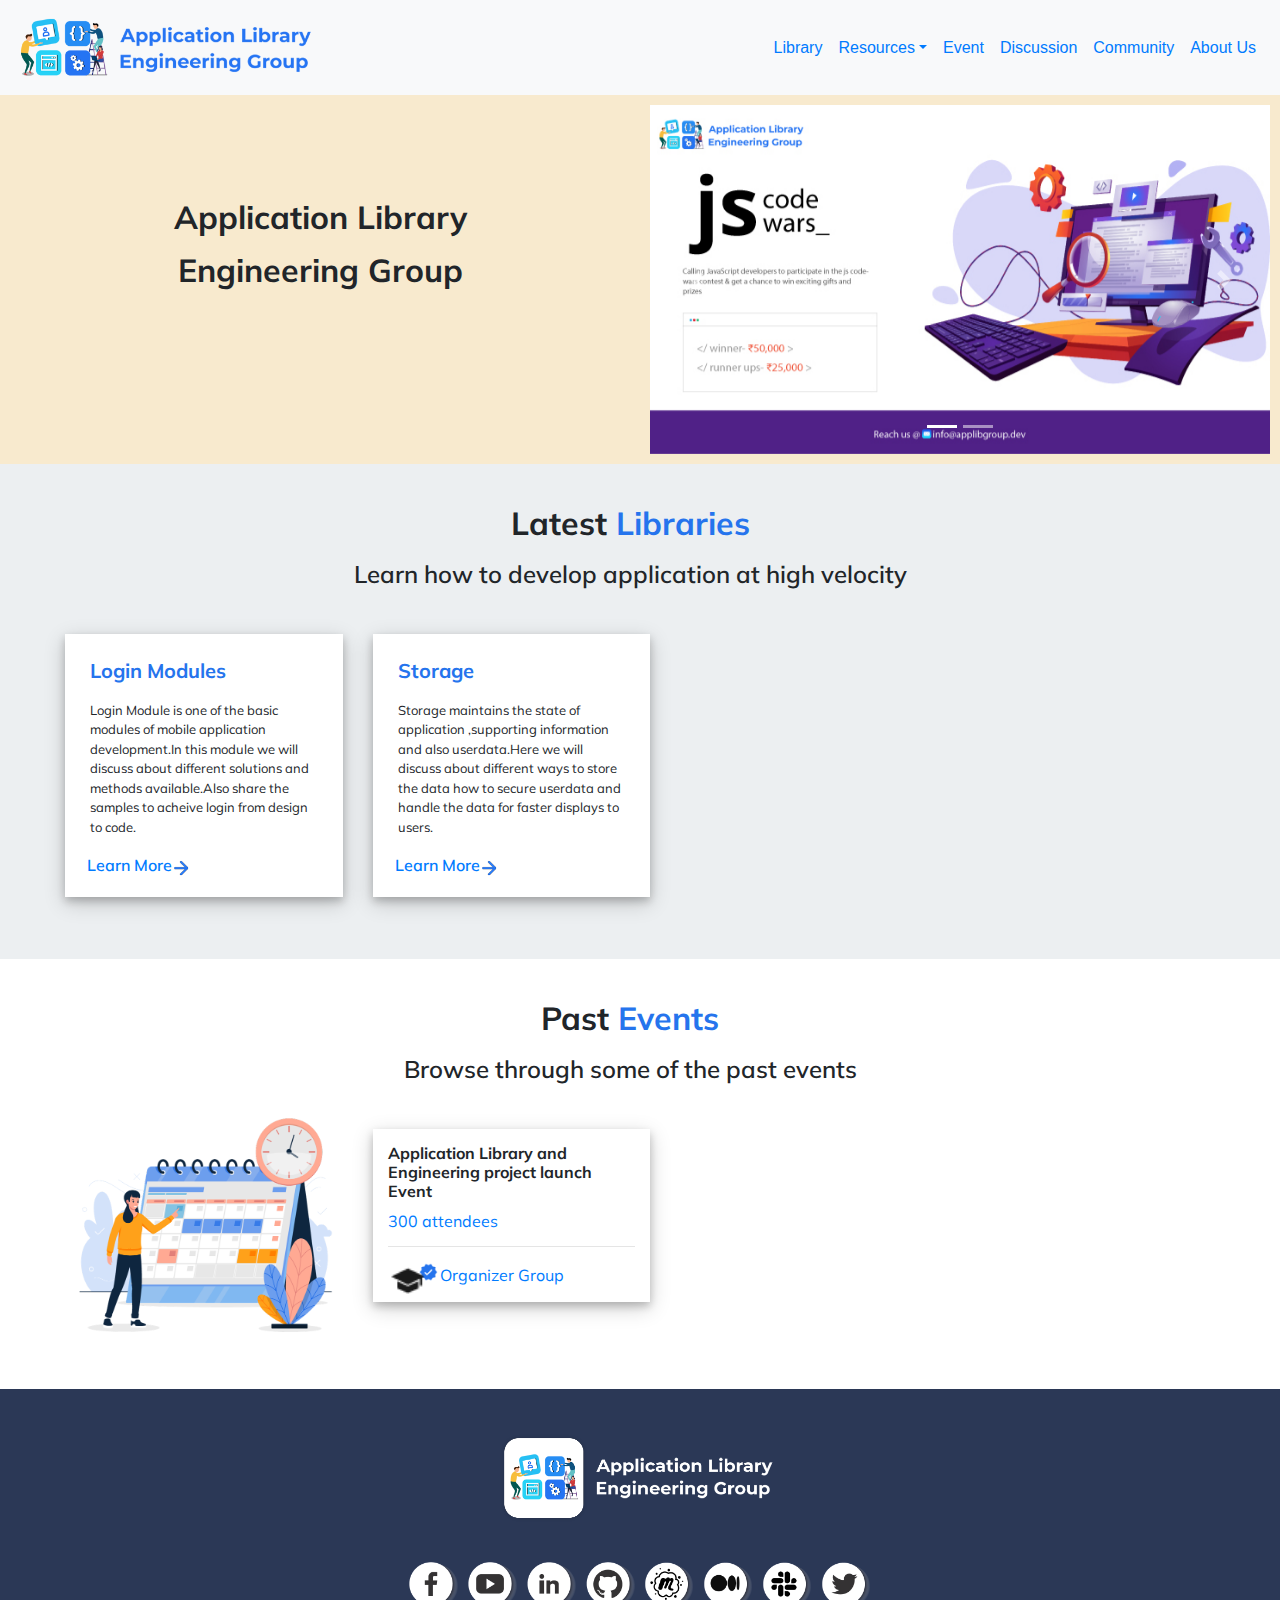
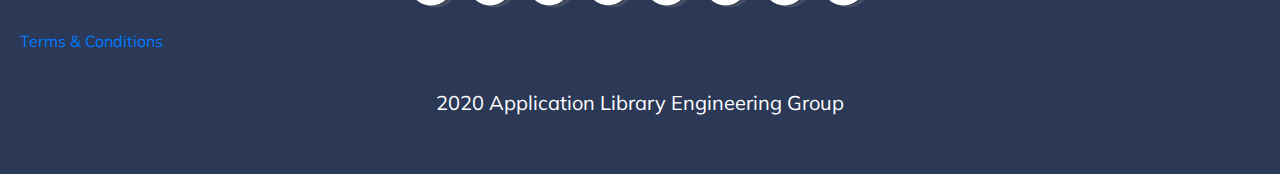
<file: index.html>
<!DOCTYPE html>
<html lang="en">
<head>
    <meta charset="UTF-8">
    <meta http-equiv="X-UA-Compatible" content="IE=edge">
    <meta name="viewport" content="width=device-width, initial-scale=1.0">
    <link rel="stylesheet" href="https://maxcdn.bootstrapcdn.com/bootstrap/4.5.2/css/bootstrap.min.css">
    <link rel="stylesheet" href="https://fonts.googleapis.com/css?family=Muli">

    <!-- jQuery library -->
    <script src="https://ajax.googleapis.com/ajax/libs/jquery/3.5.1/jquery.min.js"></script>
    
    <!-- Popper JS -->
    <script src="https://cdnjs.cloudflare.com/ajax/libs/popper.js/1.16.0/umd/popper.min.js"></script>
    
    <!-- Latest compiled JavaScript -->
    <script src="https://maxcdn.bootstrapcdn.com/bootstrap/4.5.2/js/bootstrap.min.js"></script>
    <link rel="stylesheet" href=".././css/index.css">
    <title>Application Library Engineering Group</title>
    <link rel="icon" href=".././images/logo1.png">
    
</head>
<body>
    <!--navigation bar-->


<!--         <nav class="navbar navbar-expand-md">
            <a href="index.html">
                <img src=".././images/applib_logo.png" alt="applib image">
            </a>
            <ul class="navbar-nav ml-auto">

                <li class="nav-item">
                    <a href="library.html" class="nav-link">Library</a>
                </li>
                <li class="nav-item">
                    <a href="events.html" class="nav-link">Events</a>
                </li>
                <li class="nav-item">
                    <a href="discussion.html" class="nav-link">Discussion</a>
                </li>
                <li class="nav-item">
                    <a href="community.html" class="nav-link">Community</a>
                </li>
                <li class="nav-item">
                    <a href="about.html" class=" nav-link ">About Us</a>
                </li>
            </ul>
        </nav> -->
    
   <nav class="navbar navbar-expand-sm bg-light">

        <!--Brand logo -->
        <a href="index.html" class="navbar-brand">
            <img src="./images/applib_logo.png" alt="logo" width="300px">
        </a>

        <!--links-->
        <button class="navbar-toggler bg-dark navbar-dark" type="button" data-toggle="collapse" data-target="#collapsibleNavbar">
            <span class="navbar-toggler-icon"></span>
        </button>
        <div class="collapse navbar-collapse" id="collapsibleNavbar">
        <ul class="navbar-nav ml-auto">
            <!-- <li class="nav-item">
                <a href="#" class="nav-link">Home</a>
            </li> -->
            <li class="nav-item">
                <a href="library.html" class="nav-link">Library</a>
            </li>
            <li class="nav-item dropdown">
                <a href="#" class="nav-link dropdown-toggle" id="navbardrop" data-toggle="dropdown">Resources</a>
                <div class="dropdown-menu">
                    <a href="#" class="dropdown-item">Article</a>
                    <a href="#" class="dropdown-item">YouTube Videos</a>
                </div>
            </li>
            <li class="nav-item">
                <a href="events.html" class="nav-link">Event</a>
            </li>
            <li class="nav-item">
                <a href="discussion.html" class="nav-link">Discussion</a>
            </li>
            <li class="nav-item">
                <a href="community.html" class="nav-link">Community</a>
            </li>
            <li class="nav-item">
                <a href="about.html" class="nav-link">About Us</a>
            </li>
        </ul>
        </div>
    </nav>

 
    <!--body starts-->
    <section>
        <!--first row-->

        <div class="flex-container">
            <div class="flex-item-left page-color ">
                <h2 class="header-h2">Application Library</h2>
                <h2>Engineering Group</h2>
               <!-- <h4>Find Devops Library & Events.</h4>-->
               <form class="form-inline">
                    <!--<div class="input-group">
                        <input type="text" class="form-control" size="50" placeholder="Search library or events">
                    </div>-->
                </form>
                <!--<button class="btn btn-primary">Browse Library</button>
                <button class="btn btn-primary">Browse events</button>-->
            </div>

            <div class="flex-item-right  page-color">
                <!-- <img src=".././images/home_image.png" alt="" width="100%"> -->
                <div id="demo" class="carousel slide" data-ride="carousel">

                    <!-- Indicators -->
                    <ul class="carousel-indicators">
                      <li data-target="#demo" data-slide-to="0" class="active"></li>
                      <li data-target="#demo" data-slide-to="1"></li>
                    </ul>
                    
                    <!-- The slideshow -->
                    <div class="carousel-inner">
                        
                      <div class="carousel-item  active">
                        <a href="terms-conditions.html"><img src=".././images/js-contest.jpg" alt="Chicago" width="100%"></a>
                      </div>
                      <div class="carousel-item">
                        <img src=".././images/home_image.png" alt="Los Angeles" width="100%">
                      </div>
                    </div>
                    
                    <!-- Left and right controls -->
                    <a class="carousel-control-prev" href="#demo" data-slide="prev">
                      <span class="carousel-control-prev-icon"></span>
                    </a>
                    <a class="carousel-control-next" href="#demo" data-slide="next">
                      <span class="carousel-control-next-icon"></span>
                    </a>
                </div>
            </div>
        </div>
    </section>
    
    <!--third row starts-->

    <div class="container-fluid lib-container">
        <div class="text-center library-detail">
            <h2>Latest <span class="libraries">Libraries</span></h2>
            <h4>Learn how to develop application at high velocity</h4>
        </div> 
        <div class="row online-event-details">
            <div class="col-sm-3">
                <div class="panel panel-default text-center">
                    <div class="panel-heading panel-color">
                        <h5>Login Modules</h5>
                    </div>
                    <div class="panel-body panel-color">
                        <p>Login Module is one of the basic modules of mobile application development.In this module we will discuss about different solutions and methods available.Also share the samples to acheive login from design to code.</p>
                        <!--<img src=".././images/verified.png">
                        <a href="#" class="btn_1">Verified.dev</a>&nbsp;&nbsp;&nbsp;&nbsp;-->
                        <a href="#" target="_blank" class="btn_1" id="icon" style="text-decoration:none" >Learn More</a>
                    </div>
                </div>
            </div>
            <div class="col-sm-3">
                <div class="panel panel-default text-center">
                    <div class="panel-heading panel-color">
                        <h5>Storage</h5>
                    </div>
                    <div class="panel-body panel-color">
                        <p>Storage maintains the state of application ,supporting information and also userdata.Here we will discuss about different ways to store the data how to secure userdata and handle the data for faster displays to users.</p>
                       <!-- <img src=".././images/verified.png">
                        <a href="#" class="btn_1">Verified.dev</a>&nbsp;&nbsp;&nbsp;&nbsp;-->
                        <a href="#" target="_blank" class="btn_1" id="icon" style="text-decoration:none">Learn More</a>
                    </div>
                </div>
            </div>
           <!-- <div class="col-sm-3">
                <div class="panel panel-default text-center">
                    <div class="panel-heading panel-color">
                        <h5>Title Head</h5>
                    </div>
                    <div class="panel-body panel-color">
                        <p>Maintains the state of application ,supporting information and also userdata.Here we will discuss about different ways to store the data how to secure userdata and handle the data for faster displays to users.</p>
                        <img src=".././images/verified.png">
                        <a href="#" class="btn_1">Verified.dev</a>&nbsp;&nbsp;&nbsp;&nbsp;
                        <a href="#" target="_blank" class="btn_1" id="icon">Learn More</a>
                    </div>
                </div>
            </div>
            <div class="col-sm-3">
                <div class="panel panel-default text-center">
                    <div class="panel-heading panel-color">
                        <h5>Title Head</h5>
                    </div>
                    <div class="panel-body panel-color">
                        <p> Maintains the state of application ,supporting information and also userdata.Here we will discuss about different ways to store the data how to secure userdata and handle the data for faster displays to users.</p>
                        <img src=".././images/verified.png">
                        <a href="#" class="btn_1">Verified.dev</a>&nbsp;&nbsp;&nbsp;&nbsp;
                        <a href="#" target="_blank" class="btn_1" id="icon">Learn More</a>
                    </div>
                </div>
            </div> -->
        </div>
    </div>
    <div class="container-fluid lib-events">
        <div class="text-center library-detail">
            <h2>Past <span class="libraries">Events</span></h2>
            <h4>Browse through some of the past events</h4>
        </div> 
        <div class="row online-event-details">
            <div class="col-sm-3 online-events">
               <img src=".././images/online-events.png" alt="online">
            </div>
            <div class="col-sm-3">
                <div class="Library_column">
                    <div class="Librarycard">
                        <div class="Librarycard_1">
                            <h6 class="LaunchHeading">Application Library and Engineering project launch Event</h6>

                        </div>
                        <div class="EventsLink">
                            <a href="#" class="btn_2 Eventbtn" style="text-decoration: none;">300 attendees</a><br>
<!--                             <a href="#" class="btn_2" id="coming-soon-img" style="color: black;"><img src=".././images/coming_soon.png" alt="verified" width="50%"></a>
 -->
                        </div>
                        <hr style="margin-top:5%">  
                        <div class="verify" style="position: relative;" >
                            <img id="image1" style="position: relative;left: 30px;width: 20px;top: -5px;" src=".././images/verified.png" alt="verified">
                            <img id="image2" style="position: absolute;left: 2px;width: 35px;" src=".././images/university.png" alt="university">&nbsp;&nbsp;&nbsp;&nbsp;&nbsp;&nbsp;
                            <a href="#" class="btn_1" id="btn-organizer"> Organizer Group</a>&nbsp;&nbsp;&nbsp;
                        </div>                 
                    </div>
                </div>
            </div>
            <div class="col-sm-3">
                
            </div>
        </div>
        </div> 


    <footer class="footer">
        <div class="login_1">
            <ul class="footer_img">
                <li><img src=".././images/footer/logo_white-02.png" alt="logo" width="300px;"></li>
            </ul>
        </div>
        <div class="footer_socialicons">
            <ul>
                <li><a href="https://www.facebook.com/Application-Libarary-Engineering-Group-101182928663338" target="_blank"><img src=".././images/footer/fb_icon.png"></a></li>
                <li><a href="https://www.youtube.com/channel/UCbHrg3UTvtODxF-mEQMpfFQ" target="_blank"><img src=".././images/footer/youtube_icon.png"></a></li>
                <li><a href="https://www.linkedin.com/groups/9012715/" target="_blank"><img src=".././images/footer/linkedin_icon.png"></a></li>
                <li><a href="https://github.com/applibgroup" target="_blank"><img src=".././images/footer/github_icon.png"></a></li>
                <li><a href="https://www.meetup.com/application-library-engineering-group/" target="_blank"><img src=".././images/footer/meetup.png"></a></li>
                <li><a href="https://www.medium.com/@applibgroup" target="_blank"><img src=".././images/footer/medium.png"></a></li>
                <li><a href="https://applibgroup.slack.com" target="_blank"><img src=".././images/footer/slack_icon.png"></a></li>
                <li><a href="https://twitter.com/applibgroup" target="_blank"><img src=".././images/footer/twitter.png"></a></li>
            </ul>

        </div>
        <a href="terms-conditions.html" target="_blank" style="padding:0 0 0 20px">Terms & Conditions</a>
        <p>2020 Application Library Engineering Group</p>
    </footer>

  </body>
</html>
</file>
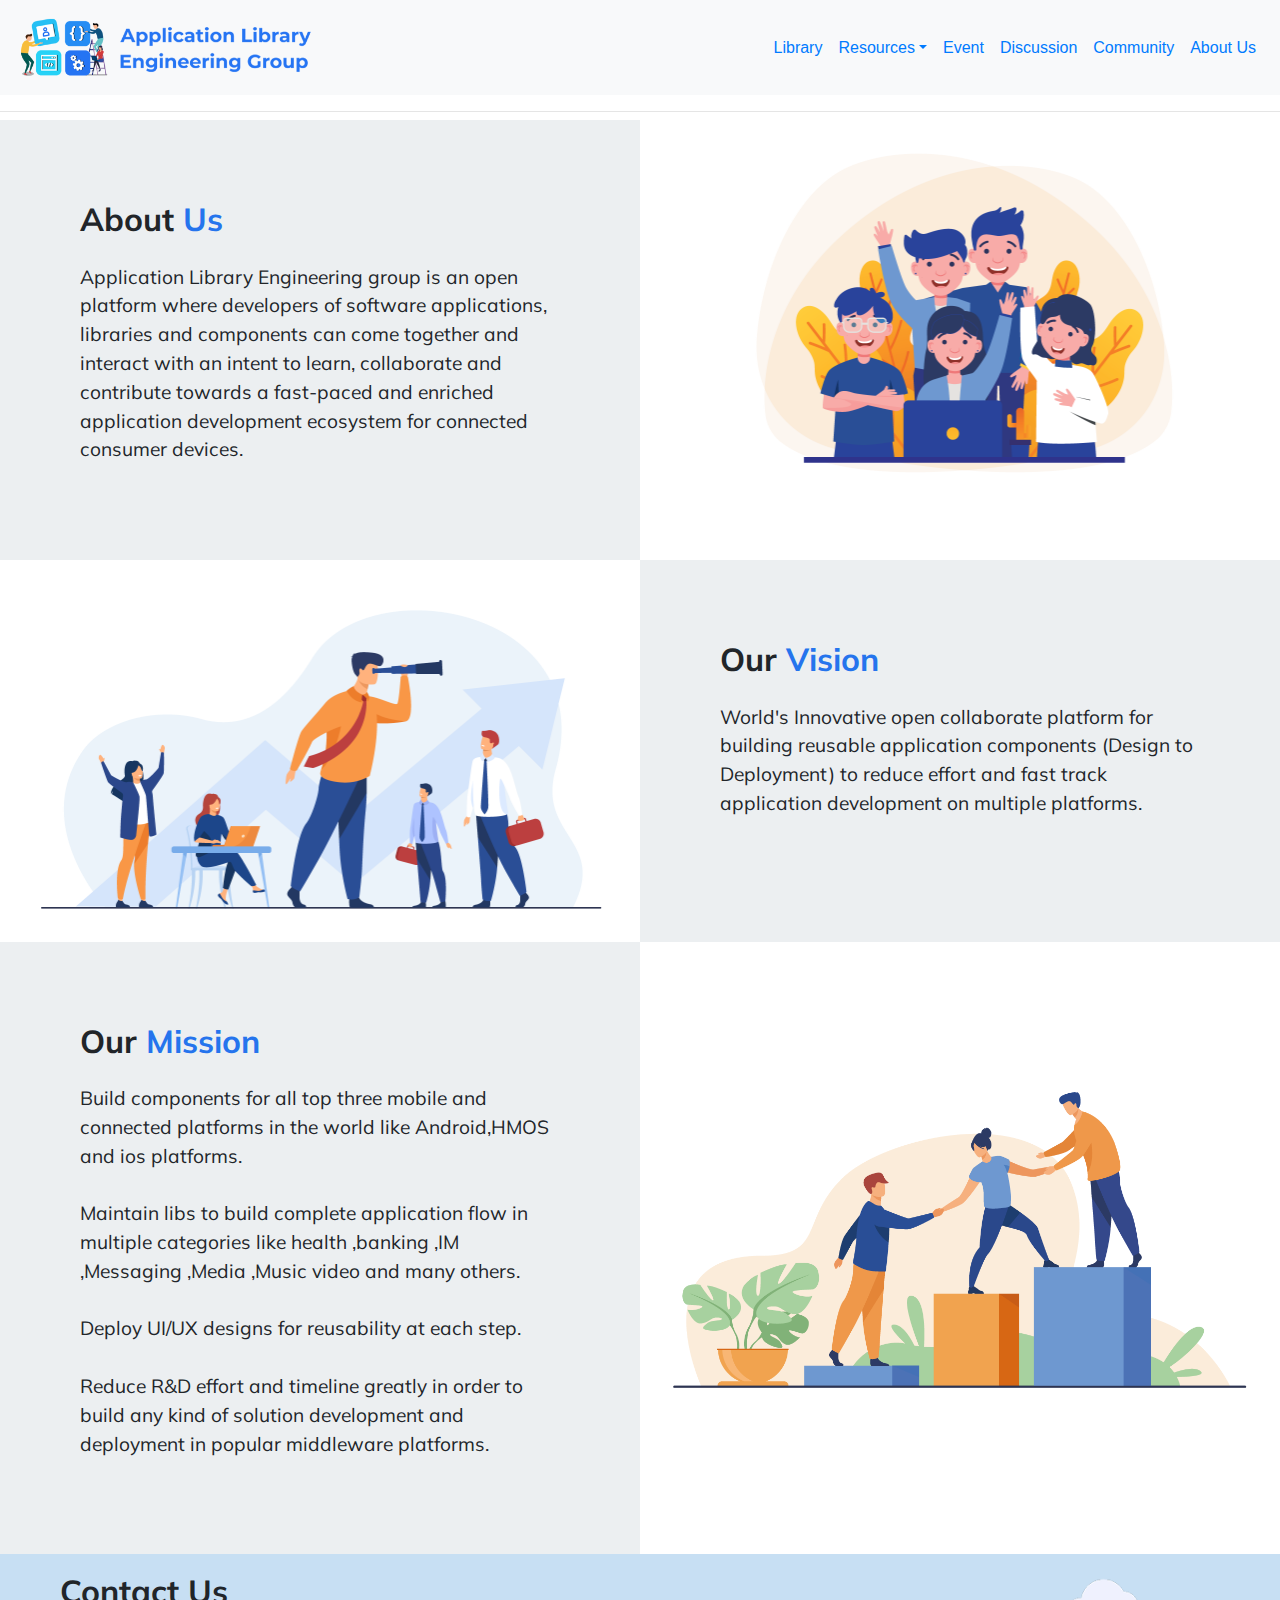
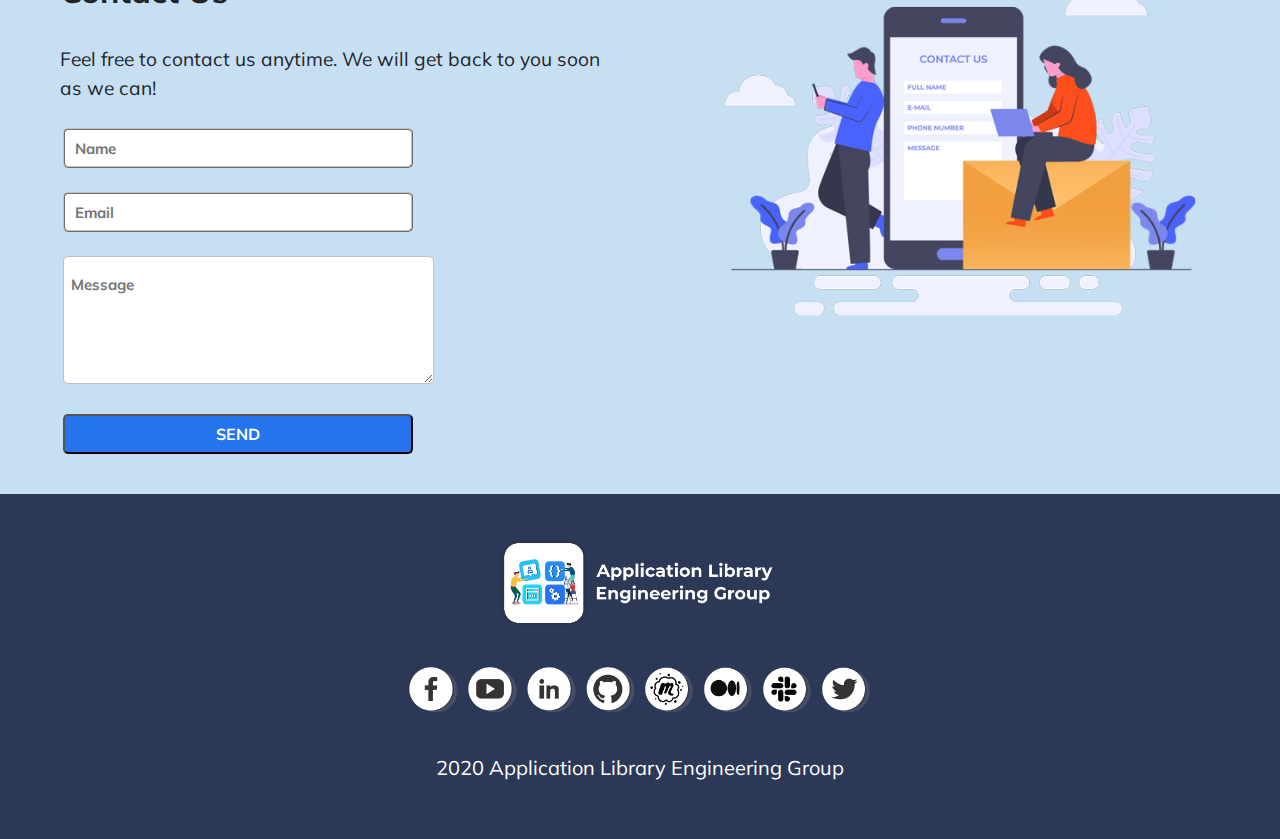
<file: about.html>
<!DOCTYPE html>
<html lang="en">
<head>
    <meta charset="UTF-8">
    <meta http-equiv="X-UA-Compatible" content="IE=edge">
    <meta name="viewport" content="width=device-width, initial-scale=1.0">
    <link rel="stylesheet" href="https://maxcdn.bootstrapcdn.com/bootstrap/4.5.2/css/bootstrap.min.css">
    <link rel="stylesheet" href="https://fonts.googleapis.com/css?family=Muli">
    <!-- jQuery library -->
    <script src="https://ajax.googleapis.com/ajax/libs/jquery/3.5.1/jquery.min.js"></script>
    
    <!-- Popper JS -->
    <script src="https://cdnjs.cloudflare.com/ajax/libs/popper.js/1.16.0/umd/popper.min.js"></script>
    
    <!-- Latest compiled JavaScript -->
    <script src="https://maxcdn.bootstrapcdn.com/bootstrap/4.5.2/js/bootstrap.min.js"></script>
    <link rel="stylesheet" href=".././css/about.css">
    <title>Application Library Engineering Group</title>
    <link rel="icon" href=".././images/logo1.png">
    
</head>
<body>
     <!--navigation bar-->
    
<!--      <nav class="navbar navbar-expand-md">
        <a href="index.html">
            <img src=".././images/applib_logo.png" alt="applib image">
        </a>
        <ul class="navbar-nav ml-auto">

            <li class="nav-item">
                <a href="library.html" class="nav-link">Library</a>
            </li>
            <li class="nav-item">
                <a href="events.html" class="nav-link">Events</a>
            </li>
            <li class="nav-item">
                <a href="discussion.html" class="nav-link">Discussion</a>
            </li>
            <li class="nav-item">
                <a href="community.html" class="nav-link">Community</a>
            </li>
            <li class="nav-item">
                <a href="about.html" class="nav-link" style="border-bottom: 5px solid #2574ed ;pointer-events: none;">About Us</a>
            </li>
        </ul>
    </nav> -->
    
    <nav class="navbar navbar-expand-sm bg-light">

        <!--Brand logo -->
        <a href="index.html" class="navbar-brand">
            <img src="./images/applib_logo.png" alt="logo" width="300px">
        </a>

        <!--links-->
        <button class="navbar-toggler bg-dark navbar-dark" type="button" data-toggle="collapse" data-target="#collapsibleNavbar">
            <span class="navbar-toggler-icon"></span>
        </button>
        <div class="collapse navbar-collapse" id="collapsibleNavbar">
        <ul class="navbar-nav ml-auto">
            <!-- <li class="nav-item">
                <a href="#" class="nav-link">Home</a>
            </li> -->
            <li class="nav-item">
                <a href="library.html" class="nav-link">Library</a>
            </li>
            <li class="nav-item dropdown">
                <a href="#" class="nav-link dropdown-toggle" id="navbardrop" data-toggle="dropdown">Resources</a>
                <div class="dropdown-menu">
                    <a href="#" class="dropdown-item">Article</a>
                    <a href="#" class="dropdown-item">YouTube Videos</a>
                </div>
            </li>
            <li class="nav-item">
                <a href="events.html" class="nav-link">Event</a>
            </li>
            <li class="nav-item">
                <a href="discussion.html" class="nav-link">Discussion</a>
            </li>
            <li class="nav-item">
                <a href="community.html" class="nav-link">Community</a>
            </li>
            <li class="nav-item">
                <a href="about.html" class="nav-link">About Us</a>
            </li>
        </ul>
        </div>
    </nav>

    
    <section>
        <hr>
        <!--first row-->

        <div class="flex-container">
            <div class="flex-item-left">
                <h2>About <span class="aboutus-color"> Us</span></h2>
                <p>Application Library Engineering group is an open platform where developers of software applications, libraries and components can come together and interact with an intent to learn, collaborate and contribute towards a fast-paced and enriched application development ecosystem for connected consumer devices.</p>
            </div>

            <div class="flex-item-right move-below">
                <img src=".././images/aboutus.png" alt="" width="100%">
            </div>
        </div>

        <!--second row-->

        <div class="flex-container">
            <div class="flex-item-right">
                <img src=".././images/vision.png" alt="" width="100%">
            </div>

            <div class="flex-item-left">
                <h2>Our <span class="aboutus-color">Vision</span></h2>
                <p>World's Innovative open collaborate platform for building reusable application components (Design to Deployment) to reduce effort and fast track application development on multiple platforms.</p>
            </div>
            
        </div>

        <!--third row-->

        <div class="flex-container">
            <div class="flex-item-left">
                <h2>Our <span class="aboutus-color">Mission</span></h2>
                <p>Build components for all top three mobile and connected platforms in the world like Android,HMOS and ios platforms.<br><br>Maintain libs to build complete application flow in multiple categories like health ,banking ,IM ,Messaging ,Media ,Music video and many others.<br></br>Deploy UI/UX designs for reusability at each step.<br></br>Reduce R&D effort and timeline greatly in order to build any kind of solution development and deployment in popular middleware platforms.</p>
            </div>
            <div class="flex-item-right move-below-3">
                 <img src=".././images/Mission.png" alt="mission" width="100%">
            </div>
        </div>

        <!--form section-->

        <div class="flex-container">
            <div class="flex-item-left page-color">
                <h2 class="move-px">Contact Us</h2>
                <p class="move-px">Feel free to contact us anytime. We will get back to you soon as we can!</p>

                <!--CONTACT US FORM-->
                <section class="contact">
                    <div class="search">
                        <form>
                            <input type="text" size="50" name="name" placeholder="Name" class="input"><br></br>
                            <input type="text" size="50" name="name" placeholder="Email" class="input"><br></br>
                            <textarea type="text" name="message" size="50" cols="37" rows="4" placeholder="Message"></textarea><br></br>
                            <button onclick="document.getElementById('input').value=''">SEND</button>
                            
                        </form>
                    </div>
                </section>
            </div>
            <div class="flex-item-right page-color">
                 <img src=".././images/contact-us.png" alt="mission" width="100%">
            </div>
        </div>
        
    </section>
    
    <!--footer-->

    <footer class="footer">
        <div class="login_1">
            <ul class="footer_img">
                <li><img src=".././images/footer/logo_white-02.png" alt="logo" width="300px;"></li>
            </ul>
        </div>
        <div class="footer_socialicons">
            <ul>
                <li><a href="https://www.facebook.com/Application-Libarary-Engineering-Group-101182928663338" target="_blank"><img src=".././images/footer/fb_icon.png"></a></li>
                <li><a href="https://www.youtube.com/channel/UCbHrg3UTvtODxF-mEQMpfFQ" target="_blank"><img src=".././images/footer/youtube_icon.png"></a></li>
                <li><a href="https://www.linkedin.com/groups/9012715/" target="_blank"><img src=".././images/footer/linkedin_icon.png"></a></li>
                <li><a href="https://github.com/applibgroup" target="_blank"><img src=".././images/footer/github_icon.png"></a></li>
                <li><a href="https://www.meetup.com/application-library-engineering-group/" target="_blank"><img src=".././images/footer/meetup.png"></a></li>
                <li><a href="https://www.medium.com/@applibgroup" target="_blank"><img src=".././images/footer/medium.png"></a></li>
                <li><a href="https://applibgroup.slack.com" target="_blank"><img src=".././images/footer/slack_icon.png"></a></li>
                <li><a href="https://twitter.com/applibgroup" target="_blank"><img src=".././images/footer/twitter.png"></a></li>
            </ul>

        </div>
        <p>2020 Application Library Engineering Group</p>
    </footer>
       
   
</body>
</html>
</file>
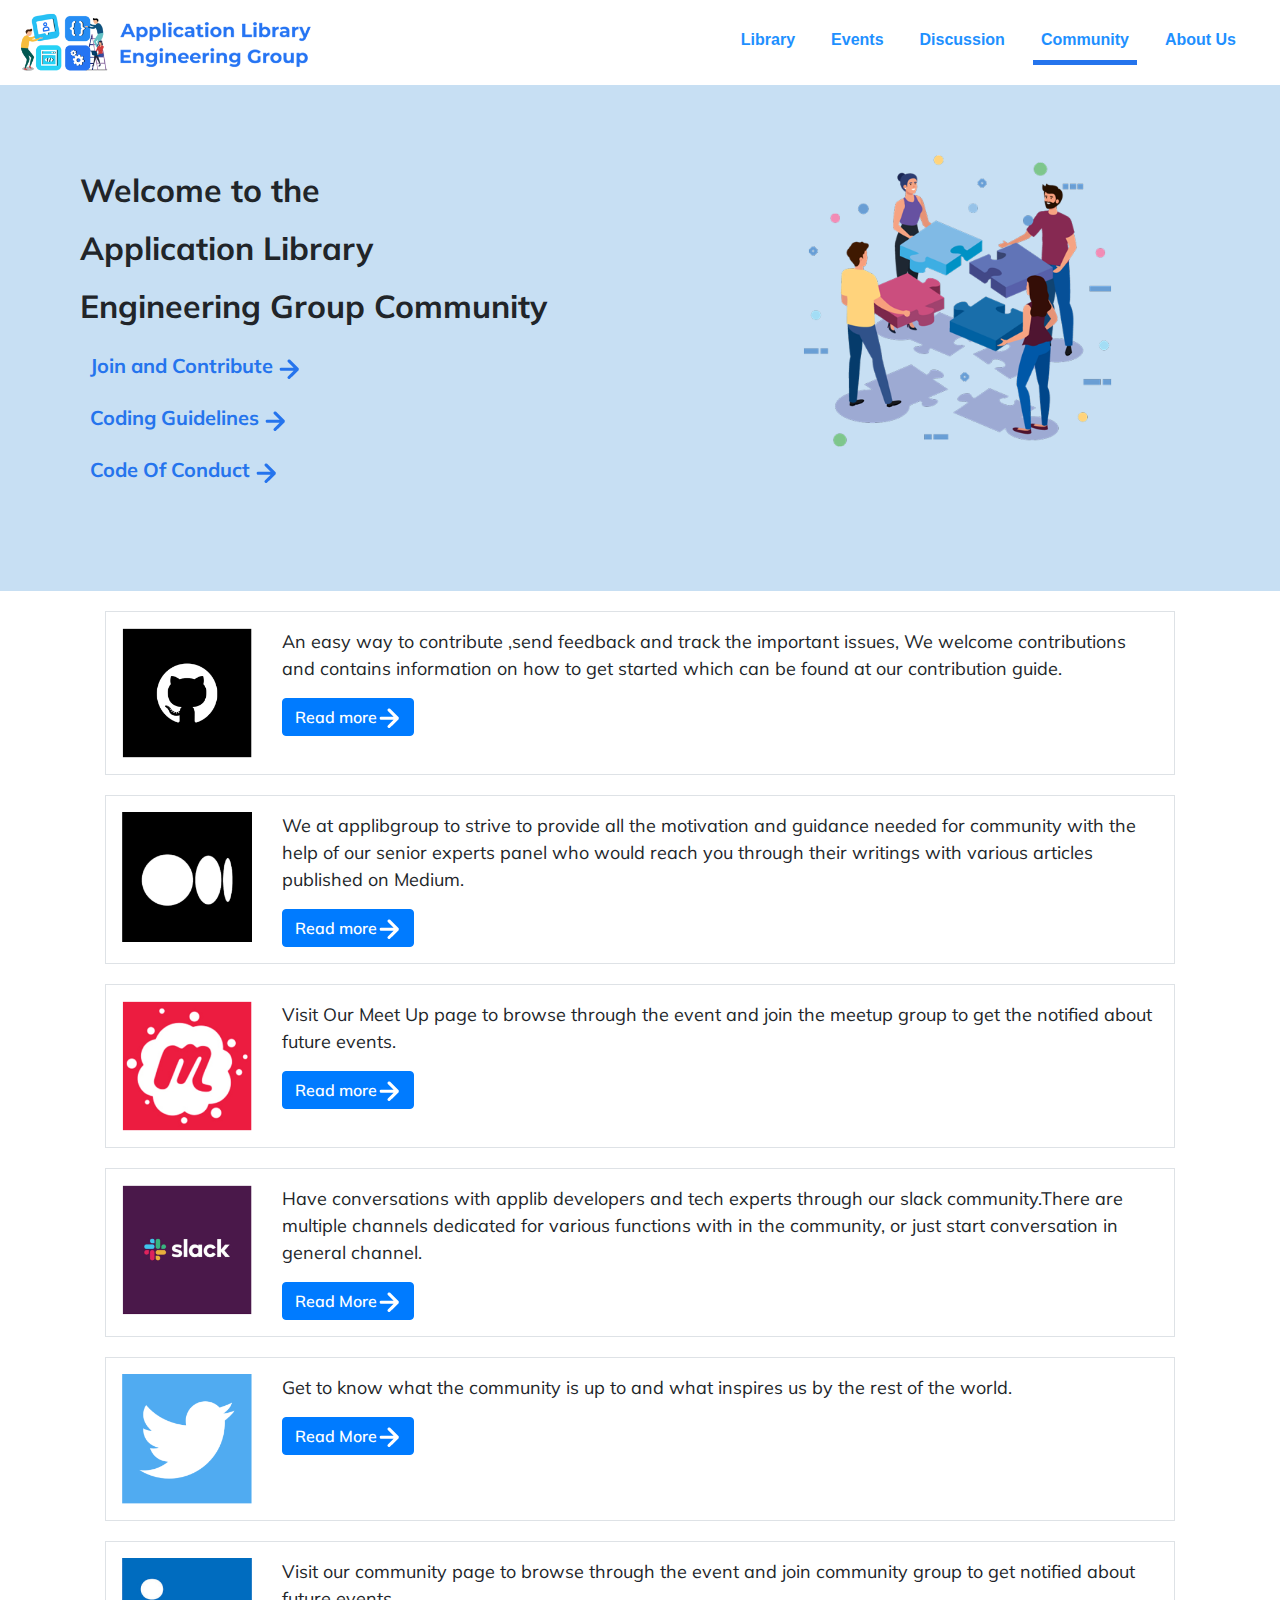
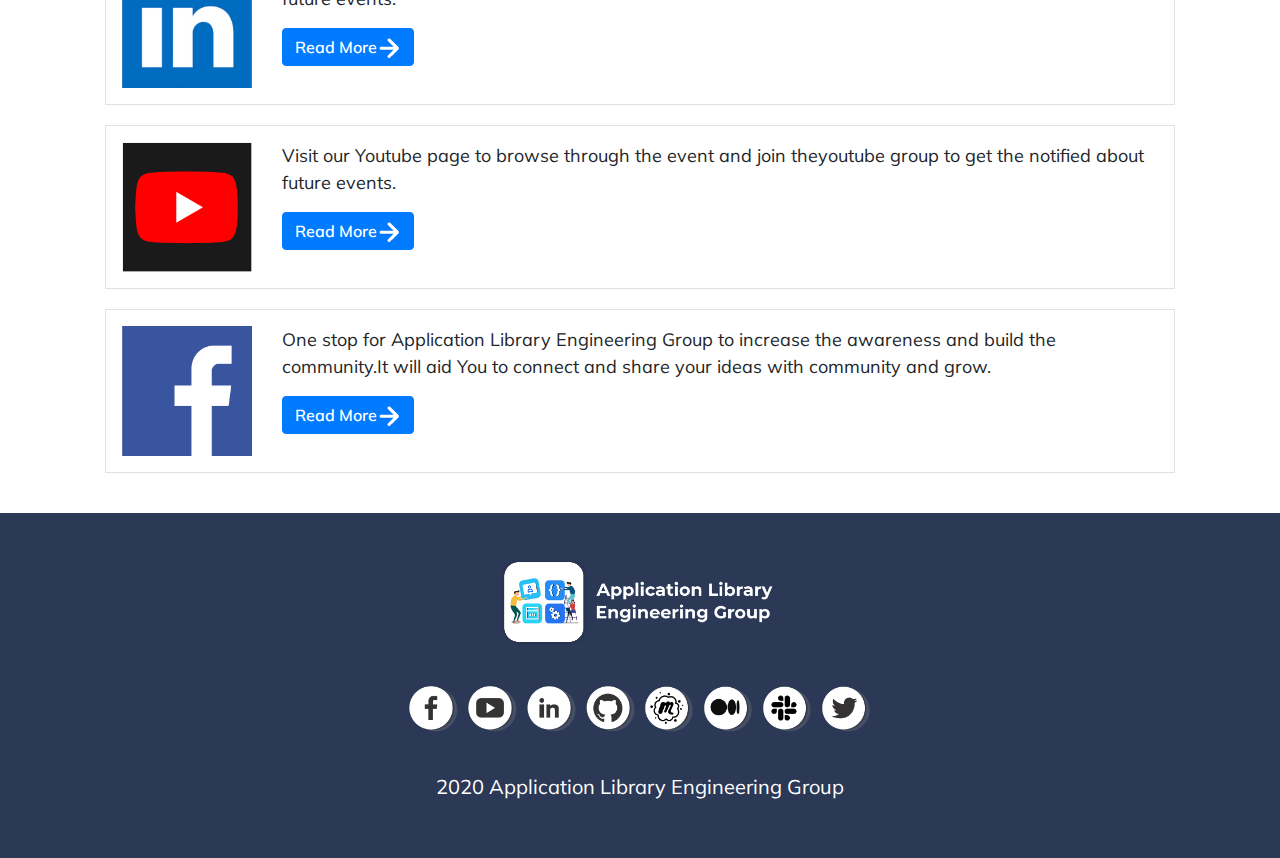
<file: community.html>
<!DOCTYPE html>
<html lang="en">
<head>
    <meta charset="UTF-8">
    <meta http-equiv="X-UA-Compatible" content="IE=edge">
    <meta name="viewport" content="width=device-width, initial-scale=1.0">
    <link rel="stylesheet" href="https://maxcdn.bootstrapcdn.com/bootstrap/4.5.2/css/bootstrap.min.css">
    <link rel="stylesheet" href="https://fonts.googleapis.com/css?family=Muli">
    <!-- jQuery library -->
    <script src="https://ajax.googleapis.com/ajax/libs/jquery/3.5.1/jquery.min.js"></script>
    
    <!-- Popper JS -->
    <script src="https://cdnjs.cloudflare.com/ajax/libs/popper.js/1.16.0/umd/popper.min.js"></script>
    
    <!-- Latest compiled JavaScript -->
    <script src="https://maxcdn.bootstrapcdn.com/bootstrap/4.5.2/js/bootstrap.min.js"></script>
    <link rel="stylesheet" href=".././css/community.css">
    <title>Application Library Engineering Group</title>
    <link rel="icon" href=".././images/logo1.png">
    
</head>
<body>
     <!--navigation bar-->
    
     <nav class="navbar navbar-expand-md">
        <a href="index.html">
            <img src=".././images/applib_logo.png" alt="applib image">
        </a>
        <ul class="navbar-nav ml-auto">

            <li class="nav-item">
                <a href="library.html" class="nav-link">Library</a>
            </li>
            <li class="nav-item">
                <a href="events.html" class="nav-link">Events</a>
            </li>
            <li class="nav-item">
                <a href="discussion.html" class="nav-link">Discussion</a>
            </li>
            <li class="nav-item">
                <a href="community.html" class="nav-link" style="border-bottom: 5px solid #2574ed ;pointer-events: none;">Community</a>
            </li>
            <li class="nav-item">
                <a href="about.html" class="nav-link">About Us</a>
            </li>
        </ul>
    </nav>
    
    <section>

        <!--first row-->

        <div class="flex-container">
            <div class="flex-item-left page-color">
                <h2>Welcome to the </h2>
                <h2>Application Library</h2>
                <h2>Engineering Group Community</h2>

                <div class="list">
                    <ul class="list_1">
                        <li><a href=".././Pdf/joining_contribution_guidelines.pdf" target="_blank">Join and Contribute</a></li>
                        <li><a href=".././Pdf/coding_guidelines.pdf" target="_blank">Coding Guidelines</a></li>
                        <li><a href=".././Pdf/non_technical_code.pdf" target="_blank">Code Of Conduct</a></li>
                    </ul>
                </div>
            </div>

            <div class="flex-item-right page-color">
                <img src=".././images/community_vector.png" alt="events" width="100%">
            </div>
        </div>

       <!-- second row-->

        <div class="container mt-3">
            <!--<div class="wrapper text-center">
                <h2>Discuss on Slack Community</h2>
            </div> -->  
            <div class="media border p-3">
                <img src=".././images/community/github.png" alt="github image"  style="width: 130px;">
                <div class="media-body">
                    <p>An easy way to contribute ,send feedback and track the important issues, We welcome contributions and contains information on how to get started which can be found at our contribution guide.</p>
                    <a href="https://applibgroup.github.io" target="_blank"><button class="btn btn-primary">Read more</button></a>
                </div>
            </div>
            <div class="media border p-3">
                <img src=".././images/community/medium.png" alt="medium image"  style="width: 130px;">
                <div class="media-body">
                    <p>We at applibgroup to strive to provide all the motivation and guidance needed for community with the help of our senior experts panel who would reach you through their writings with various articles published on Medium.</p>
                    <a href="https://www.medium.com/@applibgroup" target="_blank"><button class="btn btn-primary">Read more</button></a>
                </div>
            </div>
            <div class="media border p-3">
                <img src=".././images/community/meetup.png" alt="meetup image"  style="width: 130px;">
                <div class="media-body">
                    <p>Visit Our Meet Up page to browse through the event and join the meetup group to get the notified about future events.</p>
                    <a href="https://www.meetup.com/application-library-engineering-group/" target="_blank"><button class="btn btn-primary">Read more</button></a>
                </div>
            </div>
            <div class="media border p-3">
                <img src=".././images/community/slack.png" alt="slack image"  style="width: 130px;">
                <div class="media-body">
                    <p>Have conversations with applib developers and tech experts through our slack community.There are multiple channels dedicated for various functions with in the community, or just start conversation in general channel.  </p>
                    <a href="https://applibgroup.slack.com" target="_blank">  <button class="btn btn-primary">Read More</button></a>
                </div>
            </div>
            <div class="media border p-3">
                <img src=".././images/community/twitter.png" alt="twitter image"  style="width: 130px;">
                <div class="media-body">
                    <p>Get to know what the community is up to and what inspires us by the rest of the world.</p>
                    <a href="https://twitter.com/applibgroup" target="_blank"> <button class="btn btn-primary">Read More</button></a>
                </div>
            </div>
            <div class="media border p-3">
                <img src=".././images/community/linkedin.png" alt="linkedin image"  style="width: 130px;">
                <div class="media-body">
                    <p>Visit our community page to browse through the event and join community group to get notified about future events.</p> 
                   <a href="https://www.linkedin.com/groups/9012715/" target="_blank"> <button class="btn btn-primary">Read More</button></a>
                </div>
            </div>
            <div class="media border p-3">
                <img src=".././images/community/youtube.png" alt="linkedin image"  style="width: 130px;">
                <div class="media-body">
                    <p>Visit our Youtube page  to browse through the event and join theyoutube group to get the notified about future events.</p>
                    <a href="https://www.youtube.com/channel/UCbHrg3UTvtODxF-mEQMpfFQ" target="_blank" > <button class="btn btn-primary">Read More</button></a>
                </div>
            </div>
            <div class="media border p-3">
                <img src=".././images/community/facebook.png" alt="linkedin image"  style="width: 130px;">
                <div class="media-body">
                    <p>One stop for Application Library Engineering Group to increase the awareness and build the community.It will aid You to connect and share your ideas with community and grow.</p>
                    <a href="https://www.facebook.com/Application-Libarary-Engineering-Group-101182928663338" target="_blank"><button class="btn btn-primary">Read More</button></a>
                </div>
            </div>
        </div>
    </section>
    <footer class="footer">
        <div class="login_1">
            <ul class="footer_img">
                <li><img src=".././images/footer/logo_white-02.png" alt="logo" width="300px;"></li>
            </ul>
        </div>
        <div class="footer_socialicons">
            <ul>
                <li><a href="https://www.facebook.com/Application-Libarary-Engineering-Group-101182928663338" target="_blank"><img src=".././images/footer/fb_icon.png"></a></li>
                <li><a href="https://www.youtube.com/channel/UCbHrg3UTvtODxF-mEQMpfFQ" target="_blank"><img src=".././images/footer/youtube_icon.png"></a></li>
                <li><a href="https://www.linkedin.com/groups/9012715/" target="_blank"><img src=".././images/footer/linkedin_icon.png"></a></li>
                <li><a href="https://github.com/applibgroup" target="_blank"><img src=".././images/footer/github_icon.png"></a></li>
                <li><a href="https://www.meetup.com/application-library-engineering-group/" target="_blank"><img src=".././images/footer/meetup.png"></a></li>
                <li><a href="https://www.medium.com/@applibgroup" target="_blank"><img src=".././images/footer/medium.png"></a></li>
                <li><a href="https://applibgroup.slack.com" target="_blank"><img src=".././images/footer/slack_icon.png"></a></li>
                <li><a href="https://twitter.com/applibgroup" target="_blank"><img src=".././images/footer/twitter.png"></a></li>
            </ul>

        </div>
        <p>2020 Application Library Engineering Group</p>
    </footer>

</body>
</html>
</file>
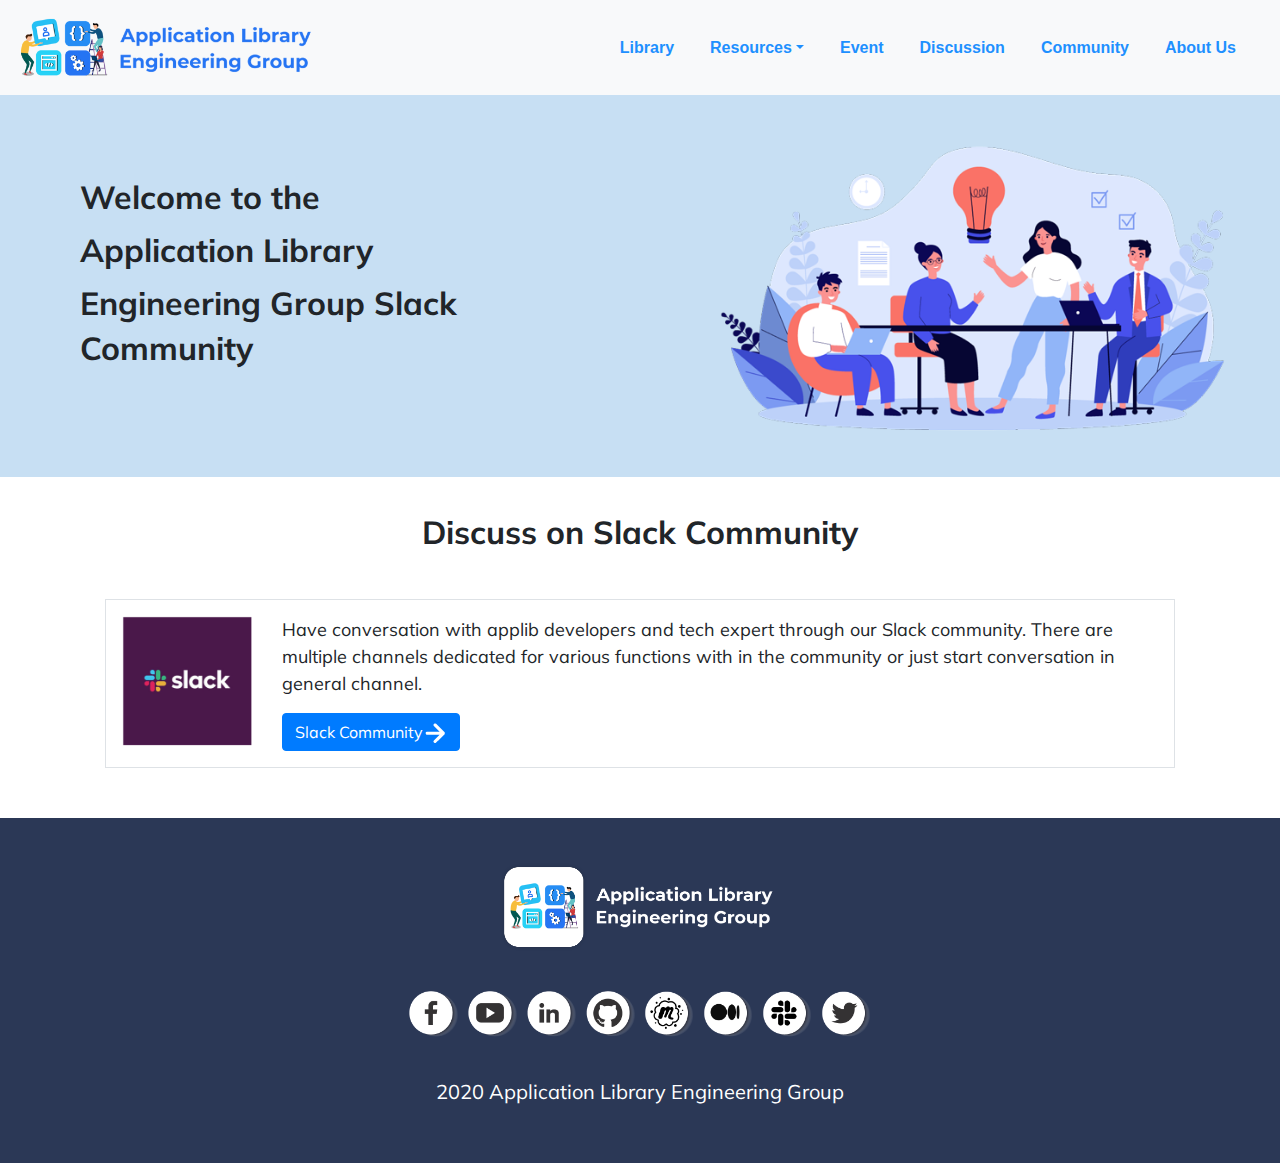
<file: discussion.html>
<!DOCTYPE html>
<html lang="en">
<head>
    <meta charset="UTF-8">
    <meta http-equiv="X-UA-Compatible" content="IE=edge">
    <meta name="viewport" content="width=device-width, initial-scale=1.0">
    <link rel="stylesheet" href="https://maxcdn.bootstrapcdn.com/bootstrap/4.5.2/css/bootstrap.min.css">
    <link rel="stylesheet" href="https://fonts.googleapis.com/css?family=Muli">
    <!-- jQuery library -->
    <script src="https://ajax.googleapis.com/ajax/libs/jquery/3.5.1/jquery.min.js"></script>
    
    <!-- Popper JS -->
    <script src="https://cdnjs.cloudflare.com/ajax/libs/popper.js/1.16.0/umd/popper.min.js"></script>
    
    <!-- Latest compiled JavaScript -->
    <script src="https://maxcdn.bootstrapcdn.com/bootstrap/4.5.2/js/bootstrap.min.js"></script>
    <link rel="stylesheet" href=".././css/discussion.css">
    <title>Application Library Engineering Group</title>
    <link rel="icon" href=".././images/logo1.png">
    
</head>
<body>
    <!--navigation bar-->
    
<!--     <nav class="navbar navbar-expand-md">
        <a href="index.html">
            <img src=".././images/applib_logo.png" alt="applib image">
        </a>
        <ul class="navbar-nav ml-auto">

            <li class="nav-item">
                <a href="library.html" class="nav-link">Library</a>
            </li>
            <li class="nav-item">
                <a href="events.html" class="nav-link">Events</a>
            </li>
            <li class="nav-item">
                <a href="discussion.html" class="nav-link" style="border-bottom: 5px solid #2574ed ;pointer-events: none;">Discussion</a>
            </li>
            <li class="nav-item">
                <a href="community.html" class="nav-link">Community</a>
            </li>
            <li class="nav-item">
                <a href="about.html" class="nav-link">About Us</a>
            </li>
        </ul>
    </nav> -->
    
    <nav class="navbar navbar-expand-sm bg-light">

        <!--Brand logo -->
        <a href="index.html" class="navbar-brand">
            <img src="./images/applib_logo.png" alt="logo" width="300px">
        </a>

        <!--links-->
        <button class="navbar-toggler bg-dark navbar-dark" type="button" data-toggle="collapse" data-target="#collapsibleNavbar">
            <span class="navbar-toggler-icon"></span>
        </button>
        <div class="collapse navbar-collapse" id="collapsibleNavbar">
        <ul class="navbar-nav ml-auto">
            <!-- <li class="nav-item">
                <a href="#" class="nav-link">Home</a>
            </li> -->
            <li class="nav-item">
                <a href="library.html" class="nav-link">Library</a>
            </li>
            <li class="nav-item dropdown">
                <a href="#" class="nav-link dropdown-toggle" id="navbardrop" data-toggle="dropdown">Resources</a>
                <div class="dropdown-menu">
                    <a href="#" class="dropdown-item">Article</a>
                    <a href="#" class="dropdown-item">YouTube Videos</a>
                </div>
            </li>
            <li class="nav-item">
                <a href="events.html" class="nav-link">Event</a>
            </li>
            <li class="nav-item">
                <a href="discussion.html" class="nav-link">Discussion</a>
            </li>
            <li class="nav-item">
                <a href="community.html" class="nav-link">Community</a>
            </li>
            <li class="nav-item">
                <a href="about.html" class="nav-link">About Us</a>
            </li>
        </ul>
        </div>
    </nav>

    <section>

        <!--first row-->

        <div class="flex-container">
            <div class="flex-item-left page-color">
                <h2>Welcome to the </h2>
                <h2>Application Library</h2>
                <h2>Engineering Group Slack Community</h2>
            </div>

            <div class="flex-item-right page-color">
                <img src=".././images/discussion.png" alt="events" width="100%">
            </div>
      </div>
       <!-- second row-->


        <div class="container mt-3">
            <div class="wrapper text-center">
                <h2>Discuss on Slack Community</h2>
            </div>   
            <div class="media border p-3">
                <img src=".././images/social sites_images/slack.png" alt="slack image"  style="width: 130px;">
                <div class="media-body">
                    <p>Have conversation with applib developers and tech expert through our Slack community. There are multiple channels dedicated for various functions with in the community or just start conversation in general channel. </p>
                   <a href="https://applibgroup.slack.com" target="_blank" style="text-decoration: none;"> <button class="btn btn-primary">Slack Community</button></a>
                </div>
            </div>
           <!-- <div class="media border p-3">
                <img src=".././images/social sites_images/github.png" alt="github image" class="mr-3 mt-3" style="width: 100px;">
                <div class="media-body">
                    <p>An easy way to contribute ,send feedback and track the important issues.We welcome contributions and contains information on how to get started which can be found at our contribution guide.</p>
                    <button class="btn btn-primary">Read more</button>
                </div>
            </div>-->
        </div>
    </section>
    <footer class="footer">
        <div class="login_1">
            <ul class="footer_img">
                <li><img src=".././images/footer/logo_white-02.png" alt="logo" width="300px;"></li>
            </ul>
        </div>
        <div class="footer_socialicons">
            <ul>
                <li><a href="https://www.facebook.com/Application-Libarary-Engineering-Group-101182928663338" target="_blank"><img src=".././images/footer/fb_icon.png"></a></li>
                <li><a href="https://www.youtube.com/channel/UCbHrg3UTvtODxF-mEQMpfFQ" target="_blank"><img src=".././images/footer/youtube_icon.png"></a></li>
                <li><a href="https://www.linkedin.com/groups/9012715/" target="_blank"><img src=".././images/footer/linkedin_icon.png"></a></li>
                <li><a href="https://github.com/applibgroup" target="_blank"><img src=".././images/footer/github_icon.png"></a></li>
                <li><a href="https://www.meetup.com/application-library-engineering-group/" target="_blank"><img src=".././images/footer/meetup.png"></a></li>
                <li><a href="https://www.medium.com/@applibgroup" target="_blank"><img src=".././images/footer/medium.png"></a></li>
                <li><a href="https://applibgroup.slack.com" target="_blank"><img src=".././images/footer/slack_icon.png"></a></li>
                <li><a href="https://twitter.com/applibgroup" target="_blank"><img src=".././images/footer/twitter.png"></a></li>
            </ul>

        </div>
        <p>2020 Application Library Engineering Group</p>
    </footer>

</body>
</html>
</file>
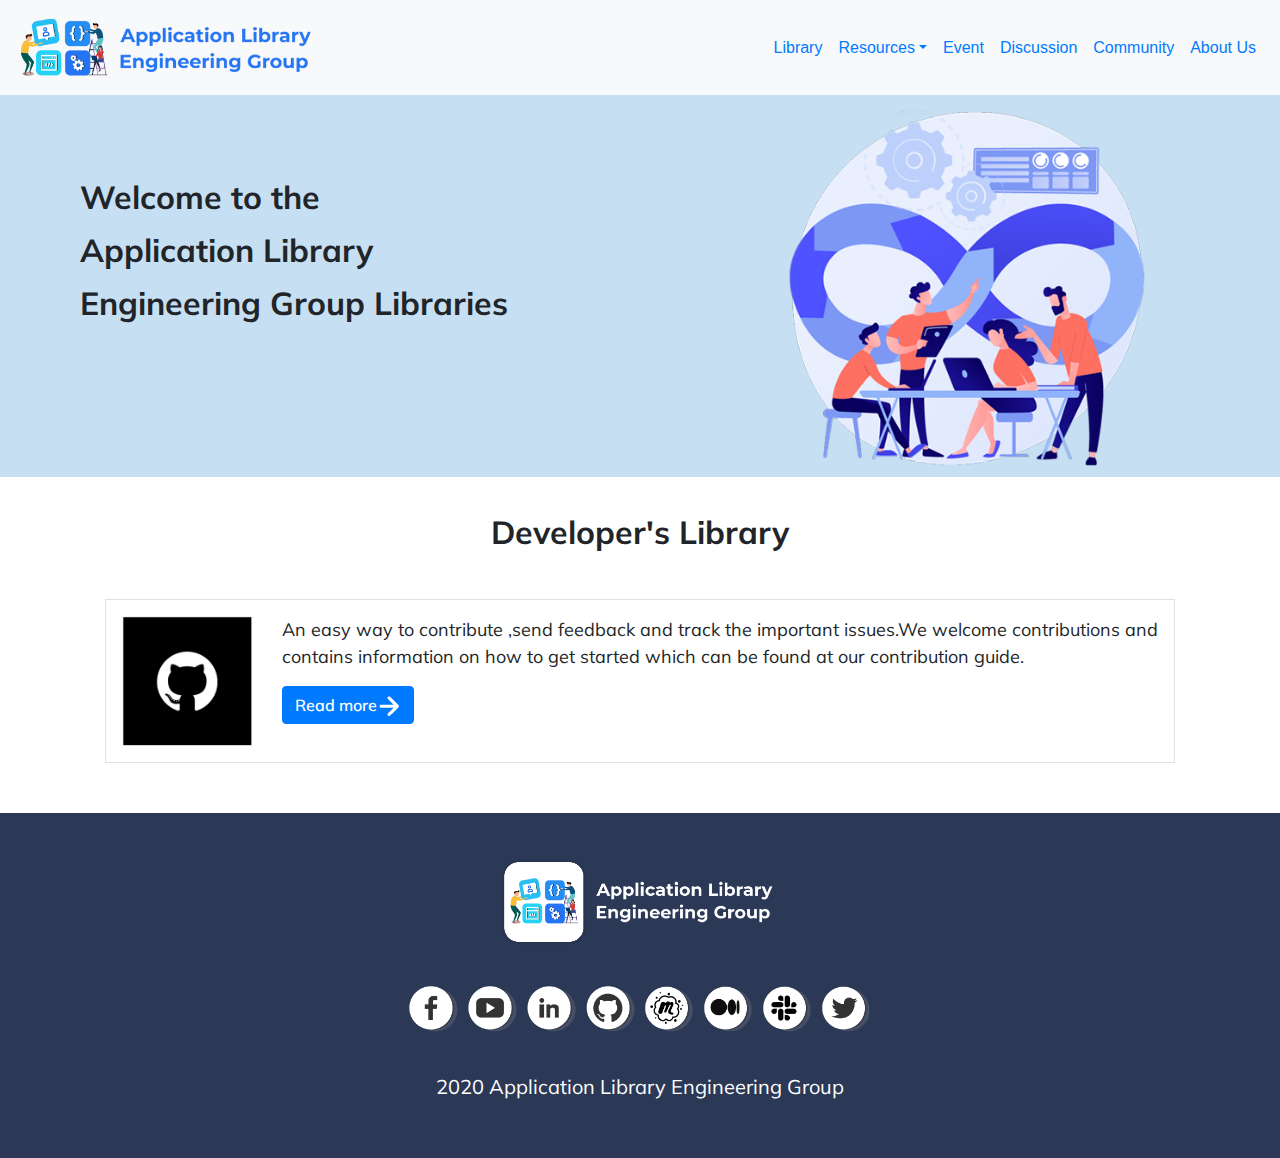
<file: library.html>
<!DOCTYPE html>
<html lang="en">
<head>
    <meta charset="UTF-8">
    <meta http-equiv="X-UA-Compatible" content="IE=edge">
    <meta name="viewport" content="width=device-width, initial-scale=1.0">
    <link rel="stylesheet" href="https://maxcdn.bootstrapcdn.com/bootstrap/4.5.2/css/bootstrap.min.css">
    <link rel="stylesheet" href="https://fonts.googleapis.com/css?family=Muli">

    <!-- jQuery library -->
    <script src="https://ajax.googleapis.com/ajax/libs/jquery/3.5.1/jquery.min.js"></script>
    
    <!-- Popper JS -->
    <script src="https://cdnjs.cloudflare.com/ajax/libs/popper.js/1.16.0/umd/popper.min.js"></script>
    
    <!-- Latest compiled JavaScript -->
    <script src="https://maxcdn.bootstrapcdn.com/bootstrap/4.5.2/js/bootstrap.min.js"></script>
    <link rel="stylesheet" href=".././css/library.css">
    <title>Application Library Engineering Group</title>
    <link rel="icon" href=".././images/logo1.png">
    
</head>
<body>
   <!--navigation bar-->
    
<!--    <nav class="navbar navbar-expand-md">
    <a href="index.html">
        <img src=".././images/applib_logo.png" alt="applib image">
    </a>
    <ul class="navbar-nav ml-auto">

        <li class="nav-item">
            <a href="library.html" class="nav-link" style="border-bottom: 5px solid #2574ed ;pointer-events: none;">Library</a>
        </li>
        <li class="nav-item">
            <a href="events.html" class="nav-link">Events</a>
        </li>
        <li class="nav-item">
            <a href="discussion.html" class="nav-link">Discussion</a>
        </li>
        <li class="nav-item">
            <a href="community.html" class="nav-link">Community</a>
        </li>
        <li class="nav-item">
            <a href="about.html" class="nav-link">About Us</a>
        </li>
    </ul>
    </nav> -->
    
    <nav class="navbar navbar-expand-sm bg-light">

        <!--Brand logo -->
        <a href="index.html" class="navbar-brand">
            <img src="./images/applib_logo.png" alt="logo" width="300px">
        </a>

        <!--links-->
        <button class="navbar-toggler bg-dark navbar-dark" type="button" data-toggle="collapse" data-target="#collapsibleNavbar">
            <span class="navbar-toggler-icon"></span>
        </button>
        <div class="collapse navbar-collapse" id="collapsibleNavbar">
        <ul class="navbar-nav ml-auto">
            <!-- <li class="nav-item">
                <a href="#" class="nav-link">Home</a>
            </li> -->
            <li class="nav-item">
                <a href="library.html" class="nav-link">Library</a>
            </li>
            <li class="nav-item dropdown">
                <a href="#" class="nav-link dropdown-toggle" id="navbardrop" data-toggle="dropdown">Resources</a>
                <div class="dropdown-menu">
                    <a href="#" class="dropdown-item">Article</a>
                    <a href="#" class="dropdown-item">YouTube Videos</a>
                </div>
            </li>
            <li class="nav-item">
                <a href="events.html" class="nav-link">Event</a>
            </li>
            <li class="nav-item">
                <a href="discussion.html" class="nav-link">Discussion</a>
            </li>
            <li class="nav-item">
                <a href="community.html" class="nav-link">Community</a>
            </li>
            <li class="nav-item">
                <a href="about.html" class="nav-link">About Us</a>
            </li>
        </ul>
        </div>
    </nav>

     
     
        <!--home container part-->
     
      <section>
          
        <div class="flex-container">
            <div class="flex-item-left page-color">
                <h2>Welcome to the </h2>
                <h2>Application Library</h2>
                <h2>Engineering Group Libraries</h2>
            </div>

            <div class="flex-item-right page-color">
                <img src=".././images/library_image.png" alt="library" width="100%">
            </div>
        </div>

        <!--third row container-->


        <div class="container mt-3">
            <div class="wrapper text-center">
                <h2>Developer's Library</h2>
            </div>   
            <div class="media border p-3">
                <img src=".././images/social sites_images/github.png" alt="github image"  style="width: 130px;">
                <div class="media-body">
                    <p>An easy way to contribute ,send feedback and track the important issues.We welcome contributions and contains information on how to get started which can be found at our contribution guide.</p>
                    <a href="https://github.com/applibgroup" style="text-decoration: none;"><button class="btn btn-primary">Read more</button></a>
                </div>
            </div>
           <!-- <div class="media border p-3">
                <img src="/images/social sites_images/github.png" alt="github image" class="mr-3 mt-3" style="width: 100px;">
                <div class="media-body">
                    <p>An easy way to contribute ,send feedback and track the important issues.We welcome contributions and contains information on how to get started which can be found at our contribution guide.</p>
                    <button class="btn btn-primary">Read more</button>
                </div>
            </div>-->
        </div>
    </section>

    <!--footer-->
    <footer class="footer">
        <div class="login_1">
            <ul class="footer_img">
                <li><img src=".././images/footer/logo_white-02.png" alt="logo" width="300px;"></li>
            </ul>
        </div>
        <div class="footer_socialicons">
            <ul>
                <li><a href="https://www.facebook.com/Application-Libarary-Engineering-Group-101182928663338" target="_blank"><img src=".././images/footer/fb_icon.png"></a></li>
                <li><a href="https://www.youtube.com/channel/UCbHrg3UTvtODxF-mEQMpfFQ" target="_blank"><img src=".././images/footer/youtube_icon.png"></a></li>
                <li><a href="https://www.linkedin.com/groups/9012715/" target="_blank"><img src=".././images/footer/linkedin_icon.png"></a></li>
                <li><a href="https://github.com/applibgroup" target="_blank"><img src=".././images/footer/github_icon.png"></a></li>
                <li><a href="https://www.meetup.com/application-library-engineering-group/" target="_blank"><img src=".././images/footer/meetup.png"></a></li>
                <li><a href="https://www.medium.com/@applibgroup" target="_blank"><img src=".././images/footer/medium.png"></a></li>
                <li><a href="https://applibgroup.slack.com" target="_blank"><img src=".././images/footer/slack_icon.png"></a></li>
                <li><a href="https://twitter.com/applibgroup" target="_blank"><img src=".././images/footer/twitter.png"></a></li>
            </ul>

        </div>
        <p>2020 Application Library Engineering Group</p>
    </footer>

</body>
</html>
</file>
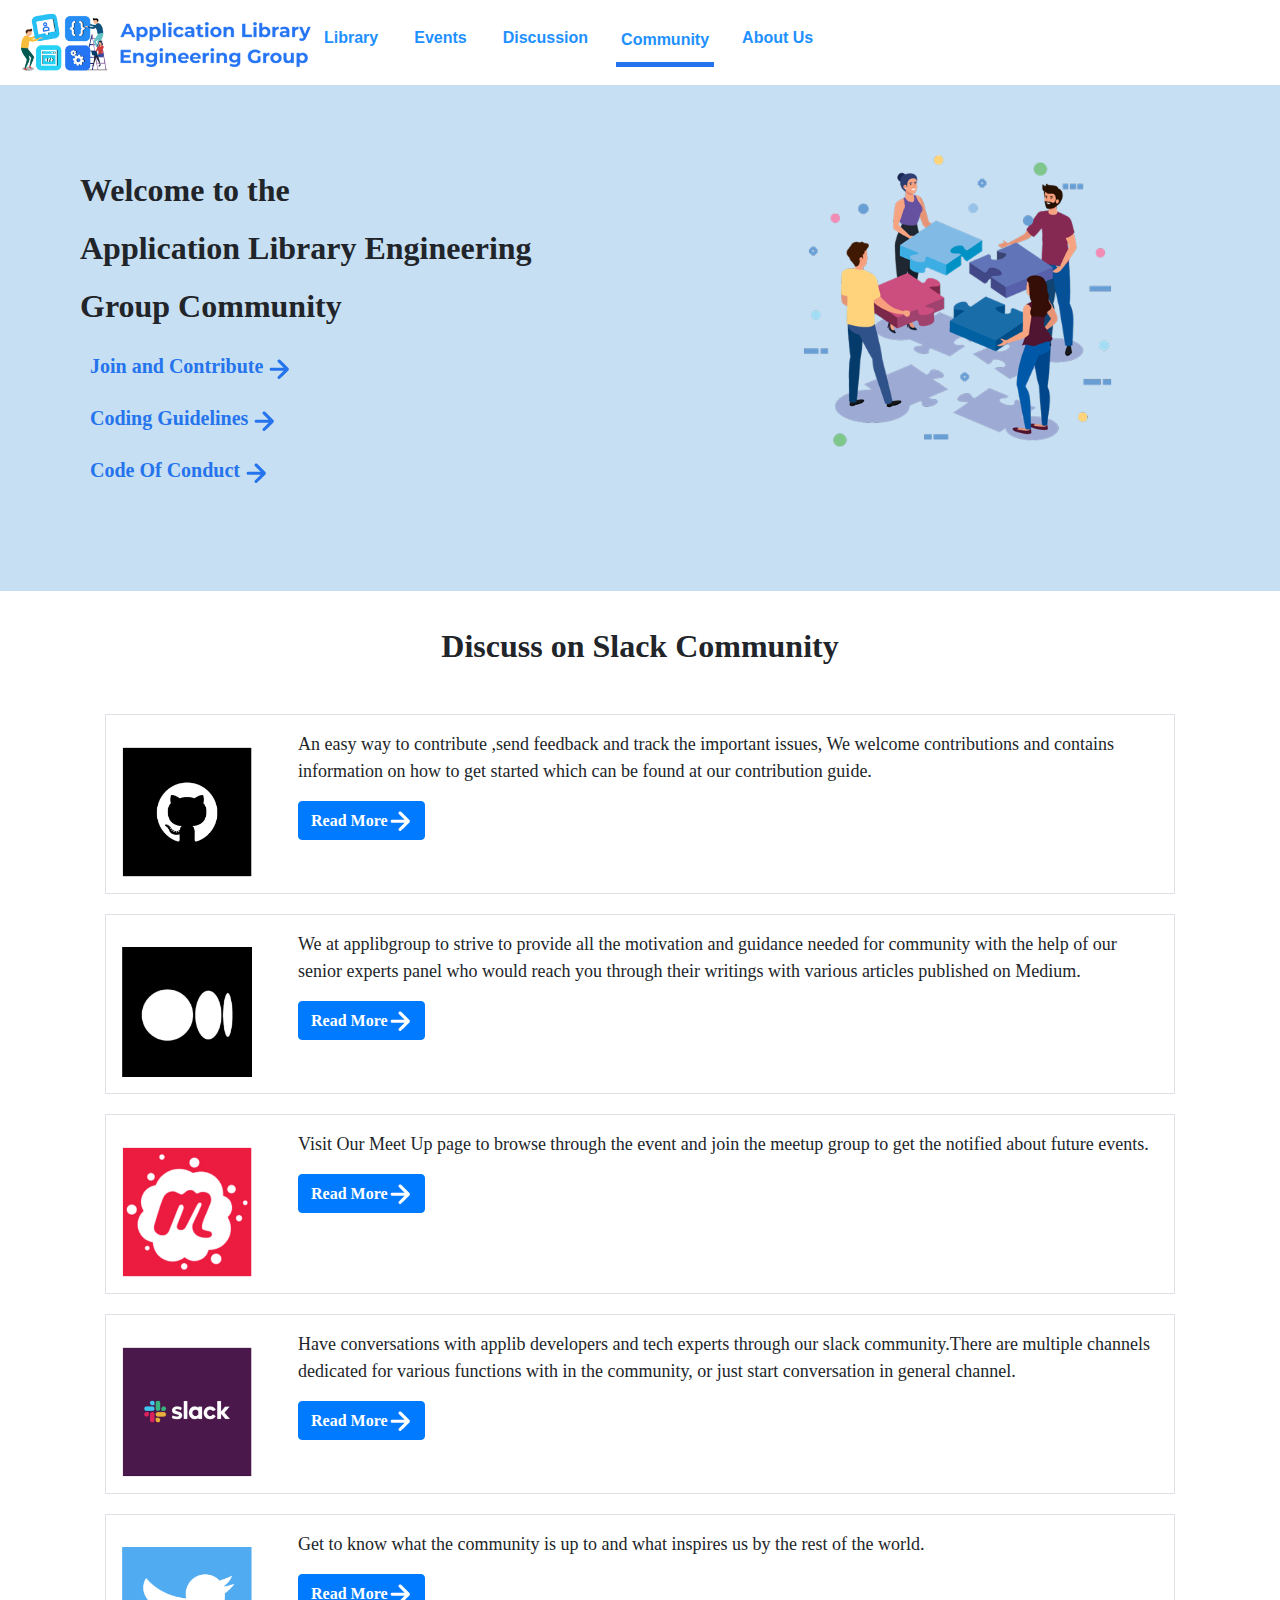
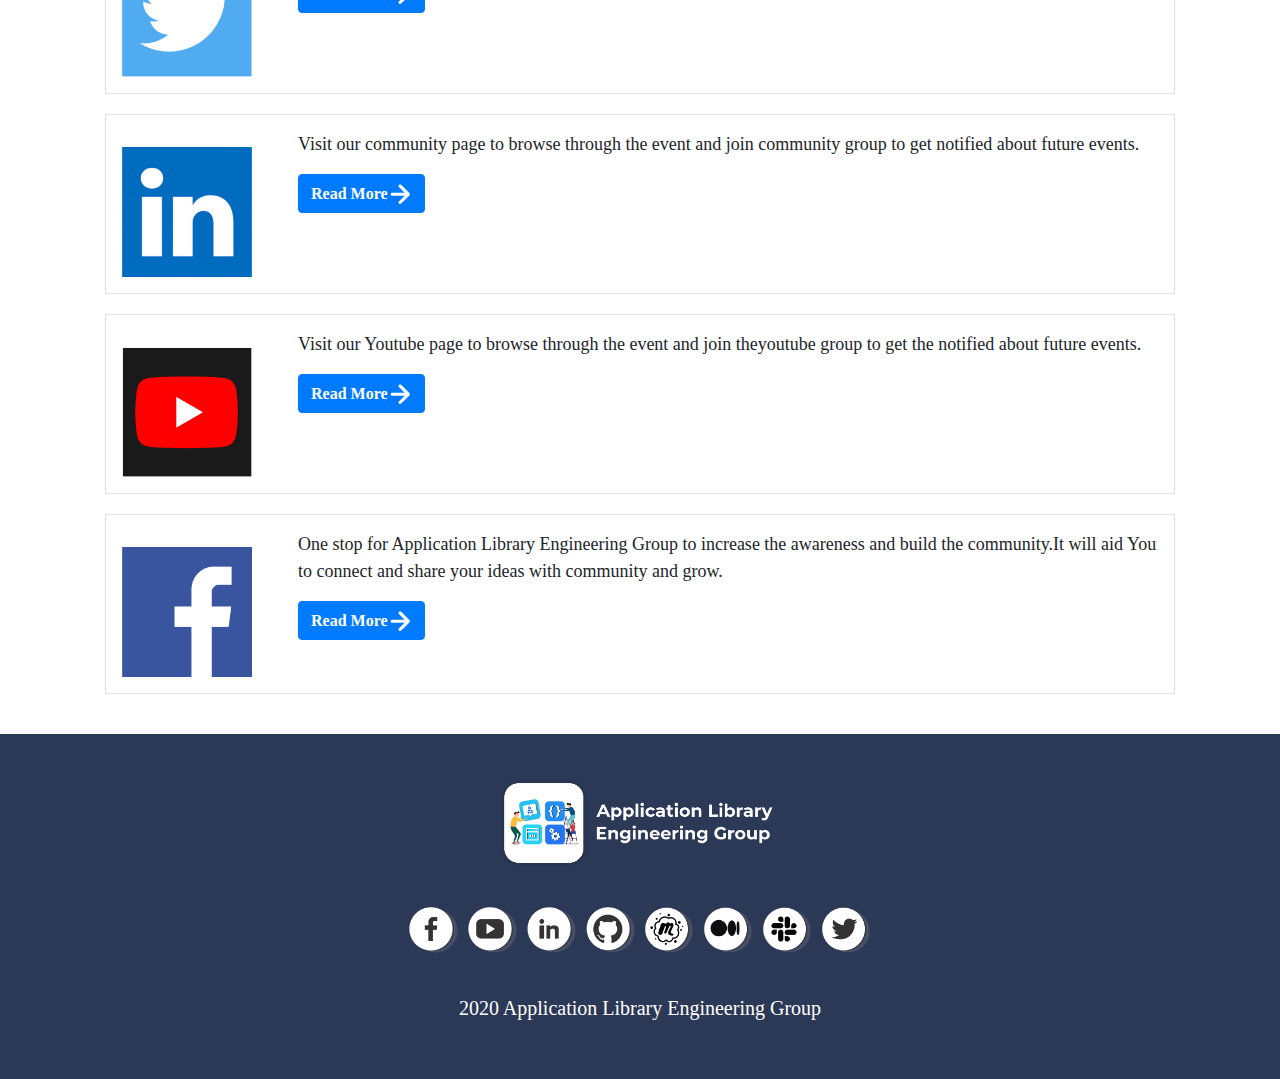
<file: templates/community.html>
<!DOCTYPE html>
<html lang="en">
<head>
    <meta charset="UTF-8">
    <meta http-equiv="X-UA-Compatible" content="IE=edge">
    <meta name="viewport" content="width=device-width, initial-scale=1.0">
    <link rel="stylesheet" href="https://maxcdn.bootstrapcdn.com/bootstrap/4.5.2/css/bootstrap.min.css">

    <!-- jQuery library -->
    <script src="https://ajax.googleapis.com/ajax/libs/jquery/3.5.1/jquery.min.js"></script>
    
    <!-- Popper JS -->
    <script src="https://cdnjs.cloudflare.com/ajax/libs/popper.js/1.16.0/umd/popper.min.js"></script>
    
    <!-- Latest compiled JavaScript -->
    <script src="https://maxcdn.bootstrapcdn.com/bootstrap/4.5.2/js/bootstrap.min.js"></script>
    <link rel="stylesheet" href=".././css/community.css">
    <title>Application Library Engineering Group</title>
    <link rel="icon" href=".././images/logo1.png">
    
</head>
<body>
     <!--navigation bar-->
    
     <nav class="navbar navbar-expand-md">
        <a href=".././index.html">
            <img src=".././images/applib_logo.png" alt="applib image">
        </a>
        <ul class="navbar-nav">
           
            <li class="nav-item">
                <a href=".././templates/library.html" class="nav-link">Library</a>
            </li>
            <li class="nav-item">
                <a href=".././templates/events.html" class="nav-link">Events</a>
            </li>
            <li class="nav-item">
                <a href=".././templates/discussion.html" class="nav-link">Discussion</a>
            </li>
            <li class="nav-item">
                <a href=".././templates/community.html" class="nav-link" class="active" style="border-bottom: 5px solid #2574ed;padding: 10px 5px; pointer-events: none;">Community</a>
            </li>
            <li class="nav-item">
                <a href=".././templates/about.html" class="nav-link">About Us</a>
            </li>
        </ul>
    </nav>
    
    <section>

        <!--first row-->

        <div class="flex-container">
            <div class="flex-item-left page-color">
                <h2>Welcome to the </h2>
                <h2>Application Library Engineering</h2>
                <h2> Group Community</h2>

                <div class="list">
                    <ul class="list_1">
                        <li><a href=".././Pdf/joining_contribution_guidelines.pdf" target="_blank">Join and Contribute</a></li>
                        <li><a href=".././Pdf/coding_guidelines.pdf" target="_blank">Coding Guidelines</a></li>
                        <li><a href=".././Pdf/non_technical_code.pdf" target="_blank">Code Of Conduct</a></li>
                    </ul>
                </div>
            </div>

            <div class="flex-item-right page-color">
                <img src=".././images/community_vector.png" alt="events" width="100%">
            </div>
        </div>

       <!-- second row-->

        <div class="container mt-3">
            <div class="wrapper text-center">
                <h2>Discuss on Slack Community</h2>
            </div>   
            <div class="media border p-3">
                <img src=".././images/community/github.png" alt="github image" class="mr-3 mt-3" style="width: 130px;">
                <div class="media-body">
                    <p>An easy way to contribute ,send feedback and track the important issues, We welcome contributions and contains information on how to get started which can be found at our contribution guide.</p>
                    <a href="https://applibgroup.github.io" target="_blank"><button class="btn btn-primary">Read More</button></a>
                </div>
            </div>
            <div class="media border p-3">
                <img src=".././images/community/medium.png" alt="medium image" class="mr-3 mt-3" style="width: 130px;">
                <div class="media-body">
                    <p>We at applibgroup to strive to provide all the motivation and guidance needed for community with the help of our senior experts panel who would reach you through their writings with various articles published on Medium.</p>
                    <a href="https://www.medium.com/@applibgroup" target="_blank"><button class="btn btn-primary">Read More</button></a>
                </div>
            </div>
            <div class="media border p-3">
                <img src=".././images/community/meetup.png" alt="meetup image" class="mr-3 mt-3" style="width: 130px;">
                <div class="media-body">
                    <p>Visit Our Meet Up page to browse through the event and join the meetup group to get the notified about future events.</p>
                    <a href="https://www.meetup.com/application-library-engineering-group/" target="_blank"><button class="btn btn-primary">Read More</button></a>
                </div>
            </div>
            <div class="media border p-3">
                <img src=".././images/community/slack.png" alt="slack image" class="mr-3 mt-3" style="width: 130px;">
                <div class="media-body">
                    <p>Have conversations with applib developers and tech experts through our slack community.There are multiple channels dedicated for various functions with in the community, or just start conversation in general channel.  </p>
                    <a href="https://applibgroup.slack.com" target="_blank">  <button class="btn btn-primary">Read More</button></a>
                </div>
            </div>
            <div class="media border p-3">
                <img src=".././images/community/twitter.png" alt="twitter image" class="mr-3 mt-3" style="width: 130px;">
                <div class="media-body">
                    <p>Get to know what the community is up to and what inspires us by the rest of the world.</p>
                    <a href="https://twitter.com/applibgroup" target="_blank"> <button class="btn btn-primary">Read More</button></a>
                </div>
            </div>
            <div class="media border p-3">
                <img src=".././images/community/linkedin.png" alt="linkedin image" class="mr-3 mt-3" style="width: 130px;">
                <div class="media-body">
                    <p>Visit our community page to browse through the event and join community group to get notified about future events.</p> 
                   <a href="https://www.linkedin.com/groups/9012715/" target="_blank"> <button class="btn btn-primary">Read More</button></a>
                </div>
            </div>
            <div class="media border p-3">
                <img src=".././images/community/youtube.png" alt="linkedin image" class="mr-3 mt-3" style="width: 130px;">
                <div class="media-body">
                    <p>Visit our Youtube page  to browse through the event and join theyoutube group to get the notified about future events.</p>
                    <a href="https://www.youtube.com/channel/UCbHrg3UTvtODxF-mEQMpfFQ" target="_blank" > <button class="btn btn-primary">Read More</button></a>
                </div>
            </div>
            <div class="media border p-3">
                <img src=".././images/community/facebook.png" alt="linkedin image" class="mr-3 mt-3" style="width: 130px;">
                <div class="media-body">
                    <p>One stop for Application Library Engineering Group to increase the awareness and build the community.It will aid You to connect and share your ideas with community and grow.</p>
                    <a href="https://www.facebook.com/Application-Libarary-Engineering-Group-101182928663338" target="_blank"><button class="btn btn-primary">Read More</button></a>
                </div>
            </div>
        </div>
    </section>
    <footer class="footer">
        <div class="login_1">
            <ul class="footer_img">
                <li><img src=".././images/footer/logo_white-02.png" alt="logo" width="300px;"></li>
            </ul>
        </div>
        <div class="footer_socialicons">
            <ul>
                <li><a href="https://www.facebook.com/Application-Libarary-Engineering-Group-101182928663338" target="_blank"><img src=".././images/footer/fb_icon.png"></a></li>
                <li><a href="https://www.youtube.com/channel/UCbHrg3UTvtODxF-mEQMpfFQ" target="_blank"><img src=".././images/footer/youtube_icon.png"></a></li>
                <li><a href="https://www.linkedin.com/groups/9012715/" target="_blank"><img src=".././images/footer/linkedin_icon.png"></a></li>
                <li><a href="https://github.com/applibgroup" target="_blank"><img src=".././images/footer/github_icon.png"></a></li>
                <li><a href="https://www.meetup.com/application-library-engineering-group/" target="_blank"><img src=".././images/footer/meetup.png"></a></li>
                <li><a href="https://www.medium.com/@applibgroup" target="_blank"><img src=".././images/footer/medium.png"></a></li>
                <li><a href="https://applibgroup.slack.com" target="_blank"><img src=".././images/footer/slack_icon.png"></a></li>
                <li><a href="https://twitter.com/applibgroup" target="_blank"><img src=".././images/footer/twitter.png"></a></li>
            </ul>

        </div>
        <p>2020 Application Library Engineering Group</p>
    </footer>

</body>
</html>
</file>
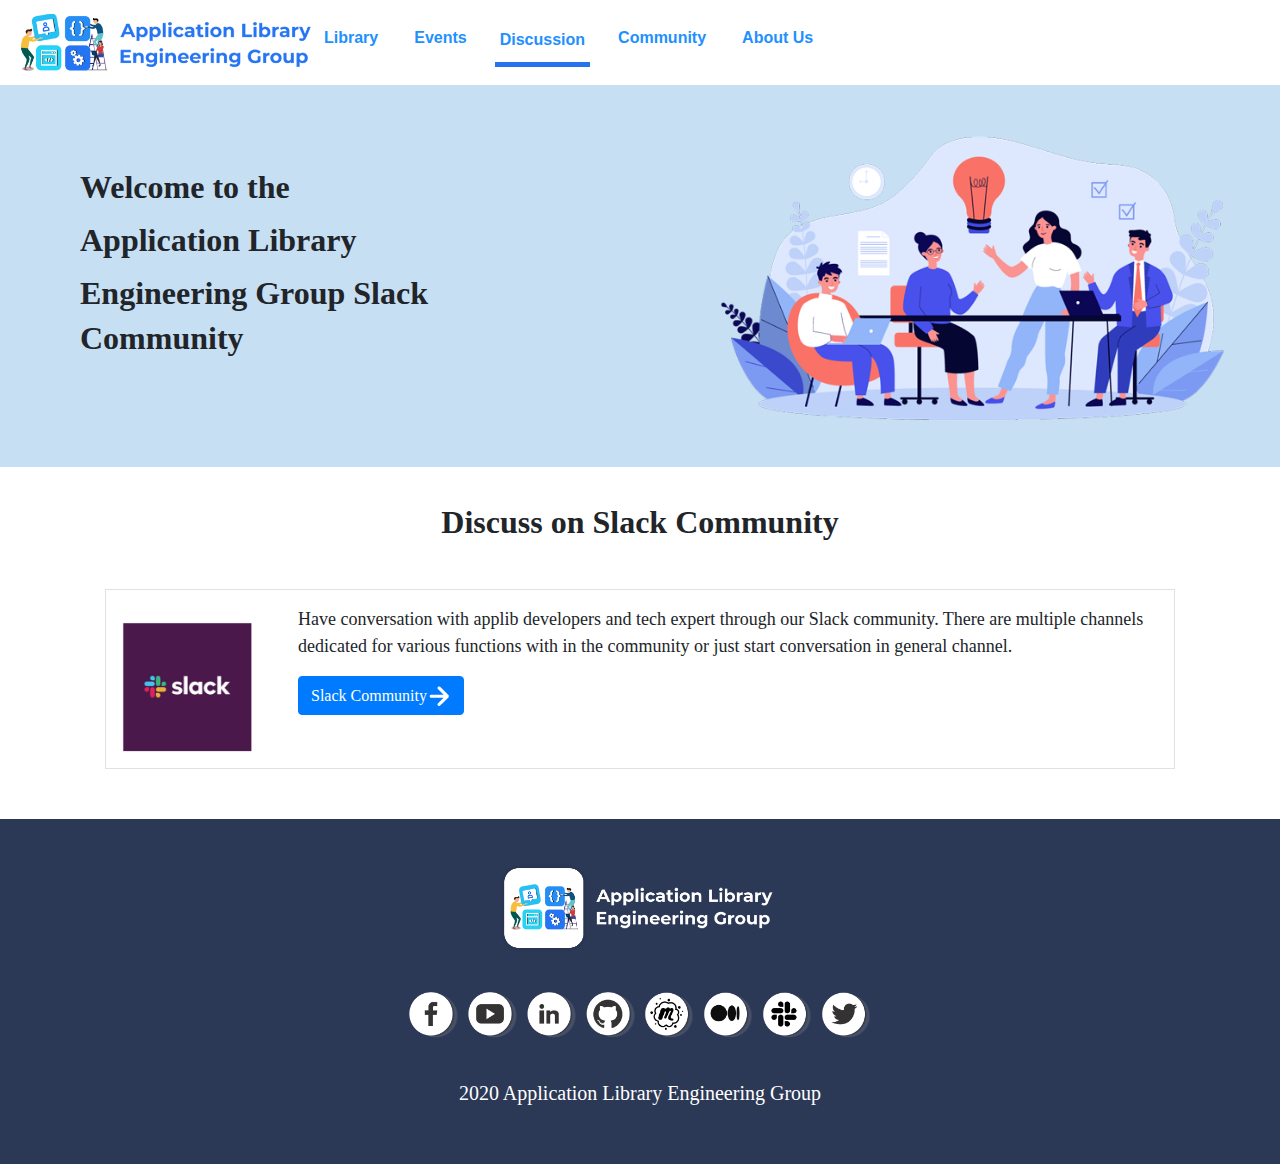
<file: templates/discussion.html>
<!DOCTYPE html>
<html lang="en">
<head>
    <meta charset="UTF-8">
    <meta http-equiv="X-UA-Compatible" content="IE=edge">
    <meta name="viewport" content="width=device-width, initial-scale=1.0">
    <link rel="stylesheet" href="https://maxcdn.bootstrapcdn.com/bootstrap/4.5.2/css/bootstrap.min.css">

    <!-- jQuery library -->
    <script src="https://ajax.googleapis.com/ajax/libs/jquery/3.5.1/jquery.min.js"></script>
    
    <!-- Popper JS -->
    <script src="https://cdnjs.cloudflare.com/ajax/libs/popper.js/1.16.0/umd/popper.min.js"></script>
    
    <!-- Latest compiled JavaScript -->
    <script src="https://maxcdn.bootstrapcdn.com/bootstrap/4.5.2/js/bootstrap.min.js"></script>
    <link rel="stylesheet" href=".././css/discussion.css">
    <title>Application Library Engineering Group</title>
    <link rel="icon" href=".././images/logo1.png">
    
</head>
<body>
    <!--navigation bar-->
    
    <nav class="navbar navbar-expand-md">
        <a href=".././index.html">
            <img src=".././images/applib_logo.png" alt="applib image">
        </a>
        <ul class="navbar-nav">
            
            <li class="nav-item">
                <a href=".././templates/library.html" class="nav-link">Library</a>
            </li>
            <li class="nav-item">
                <a href=".././templates/events.html" class="nav-link">Events</a>
            </li>
            <li class="nav-item">
                <a href=".././templates/discussion.html" class="nav-link" class="active" style="border-bottom: 5px solid #2574ed;padding: 10px 5px; pointer-events: none;">Discussion</a>
            </li>
            <li class="nav-item">
                <a href=".././templates/community.html" class="nav-link">Community</a>
            </li>
            <li class="nav-item">
                <a href=".././templates/about.html" class="nav-link">About Us</a>
            </li>
        </ul>
    </nav>
    <section>

        <!--first row-->

        <div class="flex-container">
            <div class="flex-item-left page-color">
                <h2>Welcome to the </h2>
                <h2>Application Library</h2>
                <h2>Engineering Group Slack Community</h2>
            </div>

            <div class="flex-item-right page-color">
                <img src=".././images/discussion.png" alt="events" width="100%">
            </div>
      </div>
       <!-- second row-->


        <div class="container mt-3">
            <div class="wrapper text-center">
                <h2>Discuss on Slack Community</h2>
            </div>   
            <div class="media border p-3">
                <img src=".././images/social sites_images/slack.png" alt="slack image" class="mr-3 mt-3" style="width: 130px;">
                <div class="media-body">
                    <p>Have conversation with applib developers and tech expert through our Slack community. There are multiple channels dedicated for various functions with in the community or just start conversation in general channel. </p>
                   <a href="https://applibgroup.slack.com" target="_blank" style="text-decoration: none;"> <button class="btn btn-primary">Slack Community</button></a>
                </div>
            </div>
           <!-- <div class="media border p-3">
                <img src=".././images/social sites_images/github.png" alt="github image" class="mr-3 mt-3" style="width: 100px;">
                <div class="media-body">
                    <p>An easy way to contribute ,send feedback and track the important issues.We welcome contributions and contains information on how to get started which can be found at our contribution guide.</p>
                    <button class="btn btn-primary">Read more</button>
                </div>
            </div>-->
        </div>
    </section>
    <footer class="footer">
        <div class="login_1">
            <ul class="footer_img">
                <li><img src=".././images/footer/logo_white-02.png" alt="logo" width="300px;"></li>
            </ul>
        </div>
        <div class="footer_socialicons">
            <ul>
                <li><a href="https://www.facebook.com/Application-Libarary-Engineering-Group-101182928663338" target="_blank"><img src=".././images/footer/fb_icon.png"></a></li>
                <li><a href="https://www.youtube.com/channel/UCbHrg3UTvtODxF-mEQMpfFQ" target="_blank"><img src=".././images/footer/youtube_icon.png"></a></li>
                <li><a href="https://www.linkedin.com/groups/9012715/" target="_blank"><img src=".././images/footer/linkedin_icon.png"></a></li>
                <li><a href="https://github.com/applibgroup" target="_blank"><img src=".././images/footer/github_icon.png"></a></li>
                <li><a href="https://www.meetup.com/application-library-engineering-group/" target="_blank"><img src=".././images/footer/meetup.png"></a></li>
                <li><a href="https://www.medium.com/@applibgroup" target="_blank"><img src=".././images/footer/medium.png"></a></li>
                <li><a href="https://applibgroup.slack.com" target="_blank"><img src=".././images/footer/slack_icon.png"></a></li>
                <li><a href="https://twitter.com/applibgroup" target="_blank"><img src=".././images/footer/twitter.png"></a></li>
            </ul>

        </div>
        <p>2020 Application Library Engineering Group</p>
    </footer>

</body>
</html>
</file>
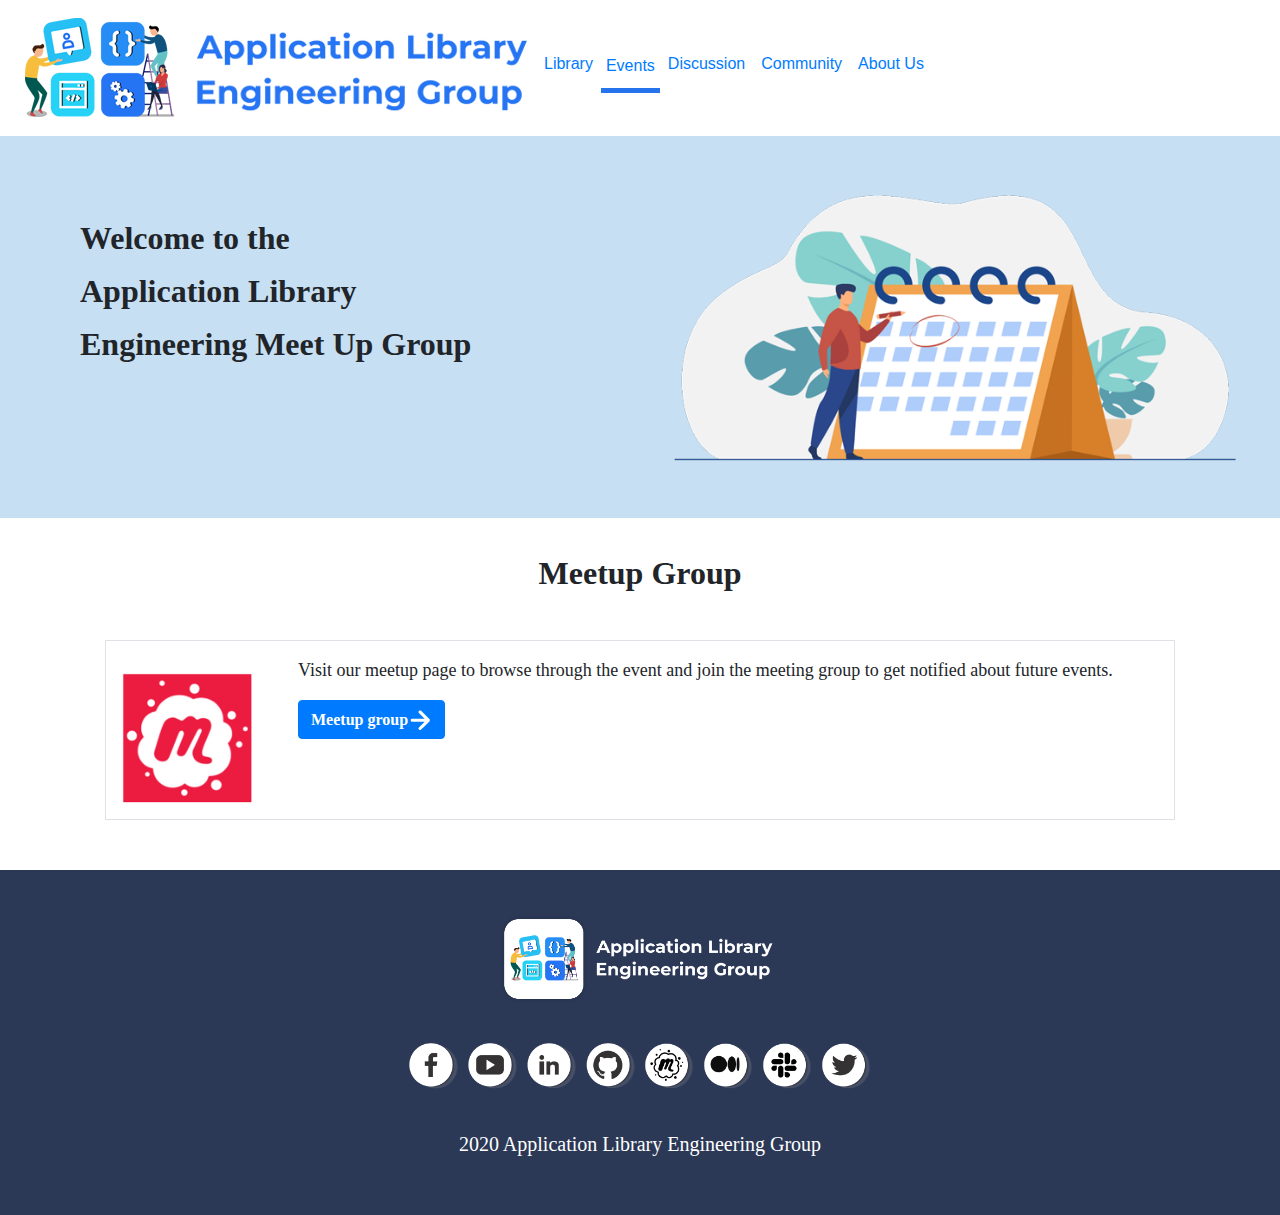
<file: templates/events.html>
<!DOCTYPE html>
<html lang="en">
<head>
    <meta charset="UTF-8">
    <meta http-equiv="X-UA-Compatible" content="IE=edge">
    <meta name="viewport" content="width=device-width, initial-scale=1.0">
    <link rel="stylesheet" href="https://maxcdn.bootstrapcdn.com/bootstrap/4.5.2/css/bootstrap.min.css">

    <!-- jQuery library -->
    <script src="https://ajax.googleapis.com/ajax/libs/jquery/3.5.1/jquery.min.js"></script>
    
    <!-- Popper JS -->
    <script src="https://cdnjs.cloudflare.com/ajax/libs/popper.js/1.16.0/umd/popper.min.js"></script>
    
    <!-- Latest compiled JavaScript -->
    <script src="https://maxcdn.bootstrapcdn.com/bootstrap/4.5.2/js/bootstrap.min.js"></script>
    <link rel="stylesheet" href=".././css/events.css">
    <title>Application Library Engineering Group</title>
        <link rel="icon" href=".././images/logo1.png">
    
</head>
<body>
    <!--navigation bar-->
    
    <nav class="navbar navbar-expand-md">
        <a href=".././index.html">
            <img src=".././images/applib_logo.png" alt="applib image">
        </a>
        <ul class="navbar-nav">
            
            <li class="nav-item">
                <a href=".././templates/library.html" class="nav-link">Library</a>
            </li>
            <li class="nav-item">
                <a href=".././templates/events.html" class="nav-link" class="active" style="border-bottom: 5px solid #2574ed;padding: 10px 5px; pointer-events: none;">Events</a>
            </li>
            <li class="nav-item">
                <a href=".././templates/discussion.html" class="nav-link">Discussion</a>
            </li>
            <li class="nav-item">
                <a href=".././templates/community.html" class="nav-link">Community</a>
            </li>
            <li class="nav-item">
                <a href=".././templates/about.html" class="nav-link">About Us</a>
            </li>
        </ul>
    </nav>
    </div>

    <section>
        

            <!--first row -->

          <div class="flex-container">
                <div class="flex-item-left page-color">
                    <h2>Welcome to the </h2>
                    <h2>Application Library</h2>
                    <h2>Engineering Meet Up Group</h2>
                </div>
    
                <div class="flex-item-right page-color">
                    <img src=".././images/events_page.png" alt="events" width="100%">
                </div>
          </div>

          <!--second row-->

         <div class="container mt-3">
            <div class="wrapper text-center">
                <h2>Meetup Group</h2>
            </div>   
            <div class="media border p-3">
                <img src=".././images/social sites_images/meetup.png" alt="meetup image" class="mr-3 mt-3" style="width: 130px;">
                <div class="media-body">
                    <p>Visit our meetup page to browse through the event and join the meeting group to get notified about future events.</p>
                   <a href="https://www.meetup.com/application-library-engineering-group/" target="_blank" style="text-decoration: none;"> <button class="btn btn-primary">Meetup group</button></a>
                </div>
            </div>
            <!--<div class="media border p-3">
                <img src=".././images/social sites_images/github.png" alt="github image" class="mr-3 mt-3" style="width: 100px;">
                <div class="media-body">
                    <p>An easy way to contribute ,send feedback and track the important issues.We welcome contributions and contains information on how to get started which can be found at our contribution guide.</p>
                    <button class="btn btn-primary">Read more</button>
                </div>
            </div>-->
        </div>
    </section>
    <footer class="footer">
        <div class="login_1">
            <ul class="footer_img">
                <li><img src=".././images/footer/logo_white-02.png" alt="logo" width="300px;"></li>
            </ul>
        </div>
        <div class="footer_socialicons">
            <ul>
                <li><a href="https://www.facebook.com/Application-Libarary-Engineering-Group-101182928663338" target="_blank"><img src=".././images/footer/fb_icon.png"></a></li>
                <li><a href="https://www.youtube.com/channel/UCbHrg3UTvtODxF-mEQMpfFQ" target="_blank"><img src=".././images/footer/youtube_icon.png"></a></li>
                <li><a href="https://www.linkedin.com/groups/9012715/" target="_blank"><img src=".././images/footer/linkedin_icon.png"></a></li>
                <li><a href="https://github.com/applibgroup" target="_blank"><img src=".././images/footer/github_icon.png"></a></li>
                <li><a href="https://www.meetup.com/application-library-engineering-group/" target="_blank"><img src=".././images/footer/meetup.png"></a></li>
                <li><a href="https://www.medium.com/@applibgroup" target="_blank"><img src=".././images/footer/medium.png"></a></li>
                <li><a href="https://applibgroup.slack.com" target="_blank"><img src=".././images/footer/slack_icon.png"></a></li>
                <li><a href="https://twitter.com/applibgroup" target="_blank"><img src=".././images/footer/twitter.png"></a></li>
            </ul>

        </div>
        <p>2020 Application Library Engineering Group</p>
    </footer>

</body>
</html>
</file>
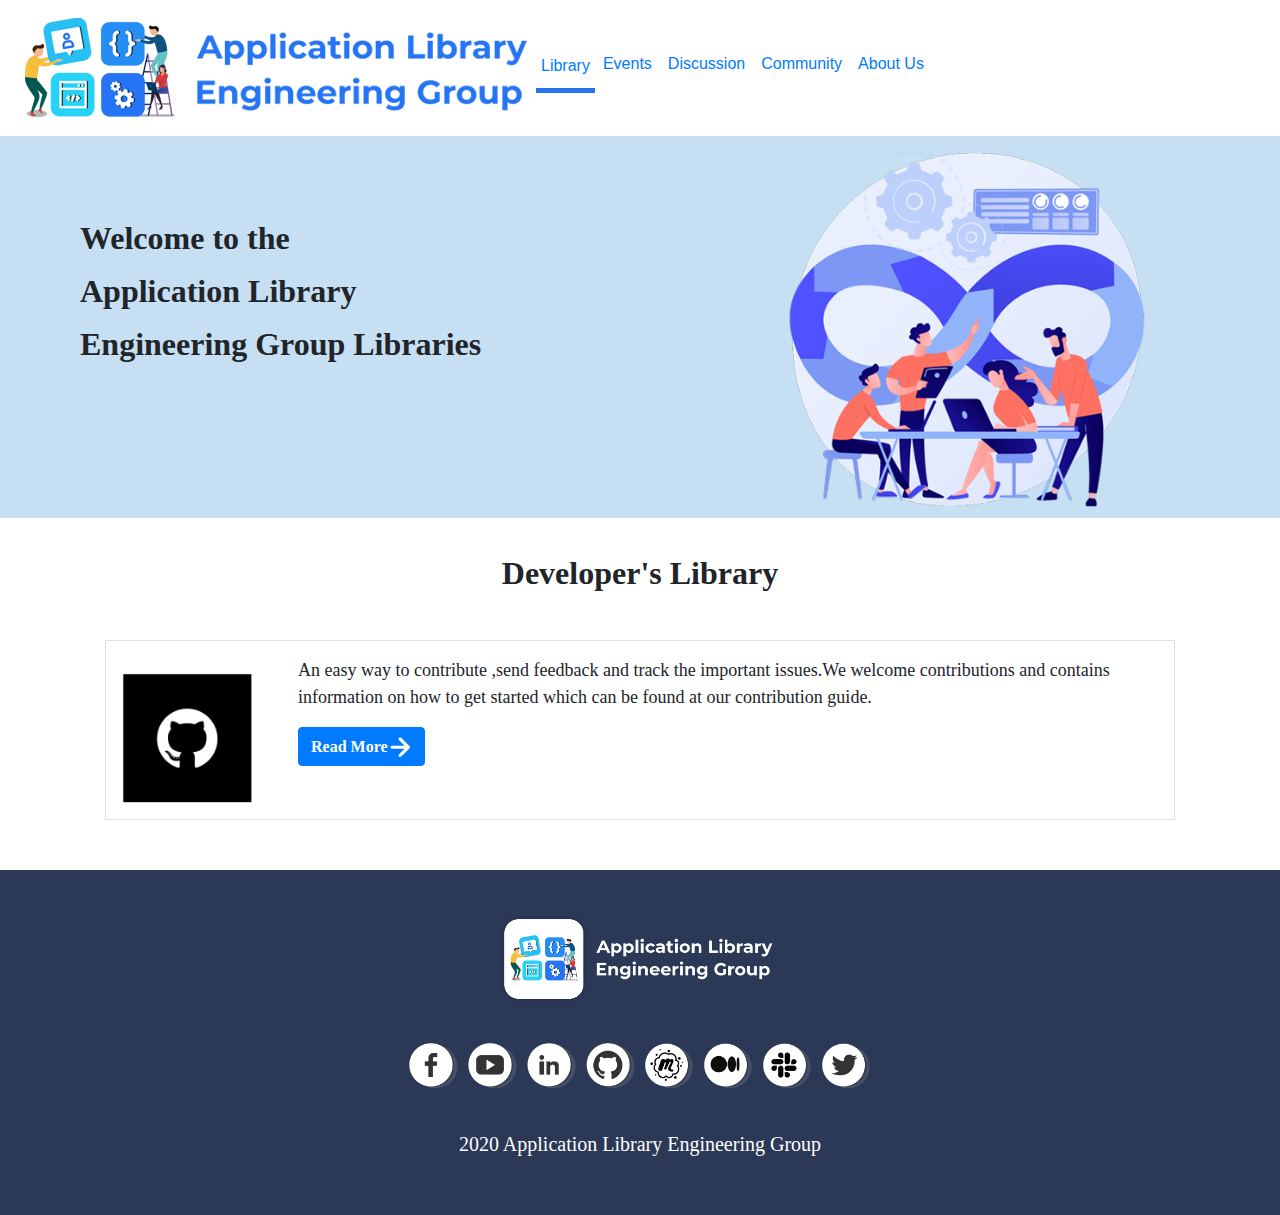
<file: templates/library.html>
<!DOCTYPE html>
<html lang="en">
<head>
    <meta charset="UTF-8">
    <meta http-equiv="X-UA-Compatible" content="IE=edge">
    <meta name="viewport" content="width=device-width, initial-scale=1.0">
    <link rel="stylesheet" href="https://maxcdn.bootstrapcdn.com/bootstrap/4.5.2/css/bootstrap.min.css">

    <!-- jQuery library -->
    <script src="https://ajax.googleapis.com/ajax/libs/jquery/3.5.1/jquery.min.js"></script>
    
    <!-- Popper JS -->
    <script src="https://cdnjs.cloudflare.com/ajax/libs/popper.js/1.16.0/umd/popper.min.js"></script>
    
    <!-- Latest compiled JavaScript -->
    <script src="https://maxcdn.bootstrapcdn.com/bootstrap/4.5.2/js/bootstrap.min.js"></script>
    <link rel="stylesheet" href=".././css/library.css">
    <title>Application Library Engineering Group</title>
    <link rel="icon" href=".././images/logo1.png">
    
</head>
<body>
   <!--navigation bar-->
    
   <nav class="navbar navbar-expand-md">
    <a href=".././index.html">
        <img src=".././images/applib_logo.png" alt="applib image">
    </a>
    <ul class="navbar-nav">
        
        <li class="nav-item">
            <a href=".././templates/library.html" class="nav-link" class="active" style="border-bottom: 5px solid #2574ed;padding: 10px 5px; pointer-events: none;" >Library</a>
        </li>
        <li class="nav-item">
            <a href=".././templates/events.html" class="nav-link" >Events</a>
        </li>
        <li class="nav-item">
            <a href=".././templates/discussion.html" class="nav-link" >Discussion</a>
        </li>
        <li class="nav-item">
            <a href=".././templates/community.html" class="nav-link" >Community</a>
        </li>
        <li class="nav-item">
            <a href=".././templates/about.html" class="nav-link" >About Us</a>
        </li>
    </ul>
</nav>
    </div>
     
     
        <!--home container part-->
     
      <section>
          
        <div class="flex-container">
            <div class="flex-item-left page-color">
                <h2>Welcome to the </h2>
                <h2>Application Library</h2>
                <h2>Engineering Group Libraries</h2>
            </div>

            <div class="flex-item-right page-color">
                <img src=".././images/library_image.png" alt="library" width="100%">
            </div>
        </div>

        <!--third row container-->


        <div class="container mt-3">
            <div class="wrapper text-center">
                <h2>Developer's Library</h2>
            </div>   
            <div class="media border p-3">
                <img src=".././images/social sites_images/github.png" alt="github image" class="mr-3 mt-3" style="width: 130px;">
                <div class="media-body">
                    <p>An easy way to contribute ,send feedback and track the important issues.We welcome contributions and contains information on how to get started which can be found at our contribution guide.</p>
                    <a href="https://github.com/applibgroup" style="text-decoration: none;"><button class="btn btn-primary">Read More</button></a>
                </div>
            </div>
           <!-- <div class="media border p-3">
                <img src="/images/social sites_images/github.png" alt="github image" class="mr-3 mt-3" style="width: 100px;">
                <div class="media-body">
                    <p>An easy way to contribute ,send feedback and track the important issues.We welcome contributions and contains information on how to get started which can be found at our contribution guide.</p>
                    <button class="btn btn-primary">Read more</button>
                </div>
            </div>-->
        </div>
    </section>

    <!--footer-->
    <footer class="footer">
        <div class="login_1">
            <ul class="footer_img">
                <li><img src=".././images/footer/logo_white-02.png" alt="logo" width="300px;"></li>
            </ul>
        </div>
        <div class="footer_socialicons">
            <ul>
                <li><a href="https://www.facebook.com/Application-Libarary-Engineering-Group-101182928663338" target="_blank"><img src=".././images/footer/fb_icon.png"></a></li>
                <li><a href="https://www.youtube.com/channel/UCbHrg3UTvtODxF-mEQMpfFQ" target="_blank"><img src=".././images/footer/youtube_icon.png"></a></li>
                <li><a href="https://www.linkedin.com/groups/9012715/" target="_blank"><img src=".././images/footer/linkedin_icon.png"></a></li>
                <li><a href="https://github.com/applibgroup" target="_blank"><img src=".././images/footer/github_icon.png"></a></li>
                <li><a href="https://www.meetup.com/application-library-engineering-group/" target="_blank"><img src=".././images/footer/meetup.png"></a></li>
                <li><a href="https://www.medium.com/@applibgroup" target="_blank"><img src=".././images/footer/medium.png"></a></li>
                <li><a href="https://applibgroup.slack.com" target="_blank"><img src=".././images/footer/slack_icon.png"></a></li>
                <li><a href="https://twitter.com/applibgroup" target="_blank"><img src=".././images/footer/twitter.png"></a></li>
            </ul>

        </div>
        <p>2020 Application Library Engineering Group</p>
    </footer>

</body>
</html>
</file>
<file: css/index.css>
*{
    margin:0;
    padding: 0;
}
*{
    box-sizing: border-box;
}


body{
    font-family: 'Muli';
}

/* .navbar-nav{
    padding: 0 0 0 200px;
} */

/* .nav-item{
    padding: 0 20px 0 0;
}

.nav-link{
    font-family: Arial, Helvetica, sans-serif;
} */

.home-container{
    background-color: #f8eace;
}
.search-button{
    padding: 30px 0 0 0;
}
.home-desc{
    width: 100%;
    padding: 10px 0 10px 30px;
}

/* .navbar{
    display: flex;
}

.active{
    border-bottom: 5px solid #2574ed;
    padding: 10px 5px;
}
.navbar a {
    color: dodgerblue;
    font-weight: bolder;
    text-decoration: none;
    text-align: center;
}

.navbar img{
    width:300px
} */

li > a{
    font-size:medium;
    font-weight: 500;
    font-family: Arial, Helvetica, sans-serif;
}

.dropdown-menu > a{
  font-size:medium;
  font-weight: 500;
  font-family: Arial, Helvetica, sans-serif;
  color: #007bff; 
}

.header-h2{
    padding: 80px 0 0 0;
}

.flex-container{
    display: flex;
    flex-direction: row;
    
    /* text-align: center; */
}

.flex-item-1{
   background-color: #eceff1;
   flex: 25%;
}

.flex-item-1 h3{
    text-align: center;
}


.flex-item-left{
    background-color: #eceff1;
    padding: 80px;
    flex: 50%;
}


.flex-item-left p{
    margin-top: 5%;
   font-size: larger;
   font-weight: 600px;
  
}

.page-color{
    background-color: #f8eace;
    padding: 20px;
    
}

/* page font size and weight*/

.page-color h2{
    line-height: 45px;
    
   

}

h2{

    font-weight: bold;
}

.page-color h4{
    padding: 10px 0 20px 0;
}

h4{
    font-weight: 600;
}

.form-inline{
    padding: 10px 0 20px 0;
}

.btn-primary{
    margin: 10px 0 0 0;
}


.flex-item-right{
    
    padding: 10px;
    flex: 50%;
}

/* list */




.lib-container{
    background-color: #eceff1;
    height: 70%;
}

.library-detail{
    padding: 40px 20px 10px 0;
}

/* libraries height */

.library-detail h2{
    padding: 0 0 10px 0;
}



.libraries{
    color: #2574ed;
}





.online-event-details {
    padding: 10px 0 45px 50px  !important;
}
.panel{
    
    box-sizing: border-box;
    transition: box-shadow 0.5s;
    box-shadow: 0 4px 8px 0 rgba(0, 0, 0, 0.2), 0 6px 20px 0 rgba(0, 0, 0, 0.19);
    text-align: center;
    width: 100%;
    padding: 10px;
    background-color: white;
    margin: 6% 0 ;
}
.panel-heading{
    padding: 15px;
}
.panel-color{
    background-color: white;
    padding-bottom: 10px;
}
.panel-color h5{
    color: #2574ed;
    text-align: left;
    font-weight: bold;
}
.panel-color p{
    text-align: left;
    padding:0 15px;
    font-size: small;
    
}
.panel-color .btn_1{
    font-weight: 600;
    
}


.online-events img{
  width: 100%;
}

/*last row*/

.Librarycard{
    box-sizing: border-box;
    transition: box-shadow 0.5s;
    box-shadow: 0 4px 8px 0 rgba(0, 0, 0, 0.2), 0 6px 20px 0 rgba(0, 0, 0, 0.19);
    width: 100%;
    padding: 15px;
    background-color: white;
    margin: 6% 0 ;
}
 #icon::after{
    content: url('.././images/next_blue_18.png');
    position: relative;
    top: 6px;
    font-weight: 600;
    font-size: small;
    text-decoration: none;
    
    
}



h6.LaunchHeading{
 font-weight:bold;
}


.btn img{
    width: 50%;
}
 

.online-event-details{
    padding: 10px 0 70px 0;
}

#btn-organize {
    font-weight: 600;
    text-decoration:none;
}
a#icon{
    padding:0 130px 0 0;
}

@media screen and (max-width:800px){
    .flex-container{
        flex-direction:column;
    }

    .navbar{
        flex-direction: column;
    }

    .navbar a {
        color: dodgerblue;
        font-weight: bolder;
        text-decoration: none;
        text-align: center;
        padding: 10px 0 0 0;
    }

    .page-color h2{
       text-align: center;

    }
    .ml-auto, .mx-auto {
        margin: auto;
    }

    .navbar-nav{
        text-align: center;
    }
 

    .ml-auto, .mx-auto {
        margin: auto;
    }

    .online-event-details {
        padding: 10px 0 70px 0  !important;
    }
    a#icon{
    padding:0 185px 0 0;
}
    

}



.footer{
    background-color: #2B3856;
    padding: 40px 0px;
    margin-top: 5px;
}
.footer .login_1 .footer_img{
    text-align: center;
    justify-content: center;
}
.footer .footer_socialicons{
    text-align: center;
}
.footer .footer_socialicons ul li{
    display: inline-block;
    margin-top: 15px;
}
.footer .footer_socialicons ul li img{
    width: 55px;
}

.footer p{
    font-size: 20px;
    margin-top: 5px;
    color:#ffffff;
    margin-top: 35px;
    text-align: center;
}

button.btn.btn-primary {
    padding-top: 0px;
}

@media screen and (min-width:768px){
    .page-color h2{
        text-align: center;
    }
    /* .Librarycard {
        padding: 10px;
    } */
   
}
</file>
<file: css/about.css>
*{
    margin:0;
    padding: 0;
}
*{
    box-sizing: border-box;
}

body{
    font-family: 'Muli';
}

/* .nav-link{
    font-family: Arial, Helvetica, sans-serif;
}

.nav-item{
    padding: 0 20px 0 0;
} */
.home-container{
    background-color: #f8eace;
}
.search-button{
    padding: 30px 0 0 0;
}
.home-desc{
    width: 100%;
    padding: 10px 0 10px 30px;
}


/* .navbar{
    display: flex;
}

.navbar a {
    color: dodgerblue;
    font-weight: bolder;
    text-decoration: none;
    text-align: center;

}

.navbar img{
    width:300px
}
.navbar  .active{
    border-bottom: 5px solid #2574ed;
    padding: 10px 5px;
}
.navbar a .active{
    pointer-events: none;
} */

  li > a{
      font-size:medium;
      font-weight: 500;
      font-family: Arial, Helvetica, sans-serif;
  }

  .dropdown-menu > a{
    font-size:medium;
    font-weight: 500;
    font-family: Arial, Helvetica, sans-serif;
    color: #007bff; 
  }

.page-color h2{
    line-height: 45px;

}

h2{

    font-weight: bold;
}

hr{
    margin-top: 1rem;
    margin-bottom: 0.5em;
    border: 0;
    border-top: 1px solid rgba(0,0,0,.1);
}
.flex-container{
    display: flex;
    flex-direction: row;
    
    /* text-align: center; */
}

.flex-item-left{
    background-color: #eceff1;
    padding: 80px;
    flex: 50%;
}

.page-color{
    background-color: #c7dff3;
    padding: 15px;
}

.flex-item-left p{
     margin-top: 5%;
    font-size: larger;
    font-weight: 600px;
   
}

.aboutus-color{
   color:  #2574ed;
}
.flex-item-right{
    
    padding: 10px;
    flex: 50%;
}

.move-below-3{
    padding: 110px 0 0 0;
}

.move-px{
    padding: 0 0 0 45px;
}

@media screen and (max-width:800px){
    .flex-container{
        flex-direction:column;
    }
    .navbar{
        flex-direction: column;
    }

    .navbar a {
        color: dodgerblue;
        font-weight: bolder;
        text-decoration: none;
        text-align: center;
        padding: 10px 0 0 0;
    }

    .page-color h2{
        text-align: center;
     }

     .ml-auto, .mx-auto {
        margin: auto;
    }

    .move-px{
        padding: 0
    }

    .contact .search {
        width: 100%;
        padding:0
    }

    /*.search textarea {
        border-radius: 5px;
        border-style: ridge;
         width: 100%; 
        
     
    }*/
    

    /* section.contact {
        padding: 0
    } */
    section.contact {
        padding: 0 !important;
    }
}


.footer{
    background-color: #2B3856;
    padding: 40px 0px;
    margin-top: 0px;
}
.footer .login_1 .footer_img{
    text-align: center;
    justify-content: center;
}
.footer .footer_socialicons{
    text-align: center;
}
.footer .footer_socialicons ul li{
    display: inline-block;
    margin-top: 15px;
}
.footer .footer_socialicons ul li img{
    width: 55px;
}

.footer p{
    font-size: 20px;
    margin-top: 5px;
    color:#ffffff;
    margin-top: 35px;
    text-align: center;
}

.contact .search {
    width: 100%;
   
}
.search .input{
    width: 350px;
    height: 40px;
    font-size: 15px;
    padding: 10px 10px;
    border-radius: 5px;
    font-weight: bolder;
    border-style: ridge;
    border-color: silver;
}
.search textarea{
    border-radius: 5px;
    border-style: ridge;
    padding: 15px 5px;
    border-color: silver;
   
}
.search textarea::placeholder{
    font-size: 15px;
    font-weight: bolder;
    padding: 2px;
}
.search button{
    width: 350px;
    height: 40px;
    background-color: #2574ed;
    font-size: 16px;
    font-weight: bolder;
    color: #ffffff;
    border-radius: 5px 5px;
}

section.contact {
    padding: 10px 48px;
}
form {
    padding: 0 0 15px 0;
}


@media screen and (min-width:768px){
    .contact .search {
        width: 100%;
       /* padding: 0 0 0 50px;*/
    } 

   
    /*.search textarea {
        border-radius: 5px;
        border-style: ridge;
        padding: 15px 5px; 
        width: 70%;
    }*/

    /* section.contact {
        padding: 0 !important;
    } */
}
</file>
<file: css/community.css>
*{
    margin:0;
    padding: 0;
}
*{
    box-sizing:border-box;
}
body{
    font-family: 'Muli';
}


.nav-link{
    font-family: Arial, Helvetica, sans-serif;
}

.nav-item{
    padding: 0 20px 0 0;
}



/* navbar a.active{
    border-bottom:3px solid red;
} */
 
.flex-container{
    display: flex;
    flex-direction: row;
    
    /* text-align: center; */
}

.flex-item-left{
    background-color: #eceff1;
    padding: 80px;
    flex: 50%;
}

.page-color{
    background-color: #c7dff3;
  
}

.navbar{
    display: flex;
}

.navbar a {
    color: dodgerblue;
    font-weight: bolder;
    text-decoration: none;
    text-align: center;

}

.navbar img{
    width:300px
}
.navbar .active{
    border-bottom: 5px solid #2574ed;
    padding: 10px 5px;
}
.navbar a .active{
    pointer-events: none;
}

.page-color h2{
    line-height: 45px;

}

h2{

    font-weight: bold;
}
.page-color h2{
    line-height: 50px;
}

.flex-item-right{
    
    padding: 60px;
    flex: 50%;
}

.media-body {
    padding: 0 0 0 30px;
}

section {
    padding-bottom: 15px;
}

p{
    font-size: large;
}

@media screen and (max-width:800px){
    .flex-container{
        flex-direction:column;
    }

    .navbar{
        flex-direction: column;
    }

    .navbar a {
        color: dodgerblue;
        font-weight: bolder;
        text-decoration: none;
        text-align: center;
        padding: 10px 0 0 0;
    }

    .page-color h2{
        text-align: center;
     }
     .ml-auto, .mx-auto {
        margin: auto;
    }
}




.list .list_1{
    list-style-type: none;
    
}
.list .list_1 li{
    font-size: 20px;
    
    color: #2574ed;
    font-weight: bold;
    padding: 10px 10px;
    text-decoration: none;
}
.list .list_1 a{
    text-decoration: none;
    color: #2574ed;
}
.list .list_1 a::after{
    content: url('.././images/next_blue.png');
    position: relative;
    top: 8px;
    left: 4px;
    
}

.text-center {
    text-align: center!important;
    padding: 20px 20px;
}
.p-3 {
    padding: 1rem!important;
    margin: 20px ;
    /* box-sizing: border-box; */
}
.p3 img{
   width: 100%;
}

a{
    text-decoration: none;
}

.footer{
    background-color: #2B3856;
    padding: 40px 0px;
    margin-top: 5px;
}
.footer .login_1 .footer_img{
    text-align: center;
    justify-content: center;
}
.footer .footer_socialicons{
    text-align: center;
}
.footer .footer_socialicons ul li{
    display: inline-block;
    margin-top: 15px;
}
.footer .footer_socialicons ul li img{
    width: 55px;
}

.footer p{
    font-size: 20px;
    margin-top: 5px;
    color:#ffffff;
    margin-top: 35px;
    text-align: center;
}


.btn{
    display: block;
}
    .btn:after{
        content: url('.././images/next.png');
        position: relative;
        top:7px;
        width: 10px;
        height: 15px;
    }

    button.btn.btn-primary {
        padding-top: 0px;
        font-weight:600;
    } 
    .media-body a{
        text-decoration:none;
}
</file>
<file: css/discussion.css>
*{
    margin:0;
    padding: 0;
}
*{
    box-sizing:border-box;
}


body{
    font-family: 'Muli';
}

.nav-link{
    font-family: Arial, Helvetica, sans-serif;
}

.nav-item{
    padding: 0 20px 0 0;
}
.flex-container{
    display: flex;
    flex-direction: row;
    
    /* text-align: center; */
}




.flex-item-left{
    background-color: #eceff1;
    padding: 80px;
    flex: 50%;
}

.page-color{
    background-color: #c7dff3;
  
}



.navbar{
    display: flex;
}

.navbar a {
    color: dodgerblue;
    font-weight: bolder;
    text-decoration: none;
    text-align: center;

}

.navbar img{
    width:300px
}
.navbar .active{
    border-bottom: 5px solid #2574ed;
    padding: 10px 5px;
}
.navbar a .active{
    pointer-events: none;
}

.page-color h2{
    line-height: 45px;

}

h2{

    font-weight: bold;
}


.flex-item-right{
    
    padding: 10px;
    flex: 50%;
}

.media-body {
    padding: 0 0 0 30px;
}

.p-3 {
    padding: 1rem!important;
    margin: 20px 20px 50px 20px !important;
    /* box-sizing: border-box; */
}

p{
    font-size: large;
}

@media screen and (max-width:800px){
    .flex-container{
        flex-direction:column;
    }

    .navbar{
        flex-direction: column;
    }

    .navbar a {
        color: dodgerblue;
        font-weight: bolder;
        text-decoration: none;
        text-align: center;
        padding: 10px 0 0 0;
    }

    .page-color h2{
        text-align: center;
     }

     .ml-auto, .mx-auto {
        margin: auto;
    }
}

.text-center {
    text-align: center!important;
    padding: 20px 20px;
}
.p-3 {
    padding: 1rem!important;
    margin: 20px;
    /* box-sizing: border-box; */
}
.p3 img{
   width: 100%;
}

.footer{
    background-color: #2B3856;
    padding: 40px 0px;
    margin-top: 5px;
}
.footer .login_1 .footer_img{
    text-align: center;
    justify-content: center;
}
.footer .footer_socialicons{
    text-align: center;
}
.footer .footer_socialicons ul li{
    display: inline-block;
    margin-top: 15px;
}
.footer .footer_socialicons ul li img{
    width: 55px;
}

.footer p{
    font-size: 20px;
    margin-top: 5px;
    color:#ffffff;
    margin-top: 35px;
    text-align: center;
}


.btn{
    display: block;
}
    .btn:after{
        content: url('.././images/next.png');
        position: relative;
        top:7px;
        width: 10px;
        height: 15px;
    }

    button.btn.btn-primary {
        padding-top: 0px;
    }
</file>
<file: css/library.css>
*{
    margin:0;
    padding: 0;
}
*{
    box-sizing:border-box;
}

body{
    font-family: 'Muli';
}


/* .nav-link{
    font-family: Arial, Helvetica, sans-serif;
}

.nav-item{
    padding: 0 20px 0 0;
}

.navbar{
    display: flex;
}

.navbar a {
    color: dodgerblue;
    font-weight: bolder;
    text-decoration: none;
    text-align: center;

}

.navbar img{
    width:300px
}
.navbar .active{
    border-bottom: 5px solid #2574ed;
    padding: 10px 5px;
}
.navbar a .active{
    pointer-events: none;
} */

  li > a{
      font-size:medium;
      font-weight: 500;
      font-family: Arial, Helvetica, sans-serif;
  }

  .dropdown-menu > a{
    font-size:medium;
    font-weight: 500;
    font-family: Arial, Helvetica, sans-serif;
    color: #007bff; 
  }

.page-color h2{
    line-height: 45px;

}

h2{

    font-weight: bold;
}

.flex-container{
    display: flex;
    flex-direction: row;
    
    /* text-align: center; */
}




.flex-item-left{
    background-color: #eceff1;
    padding: 80px;
    flex: 50%;
}

.page-color{
    background-color: #c7dff3;
  
}

hr {
    margin-top: 1rem;
    margin-bottom: 0.5rem;
    border: 0;
    border-top: 1px solid rgba(0,0,0,.1);
}
.flex-item-right{
    
    padding: 10px;
    flex: 50%;
}


.media-body {
    padding: 0 0 0 30px;
}

.p-3 {
    padding: 1rem!important;
    margin: 20px 20px 50px 20px !important;
    /* box-sizing: border-box; */
}

p{
    font-size: large;
}

@media screen and (max-width:800px){
    .flex-container{
        flex-direction:column;
    }
    .navbar{
        flex-direction: column;
    }

    .navbar a {
        color: dodgerblue;
        font-weight: bolder;
        text-decoration: none;
        text-align: center;
        padding: 10px 0 0 0;
    }

    .page-color h2{
        text-align: center;
     }

     .ml-auto, .mx-auto {
        margin: auto;
    }
}

/* text*/
/* 
.list .list_1{
    list-style-type: none;
    
}
.list .list_1 li{
    font-size: 20px;
    
    color: #2574ed;
    font-weight: bold;
    padding: 10px 10px;
    text-decoration: none;
}
.list .list_1 a{
    text-decoration: none;
    color: #2574ed;
}
.list .list_1 a::after{
    content: url('/images/next_blue.png');
    position: relative;
    top: 8px;
    left: 4px;
    
} */



.text-center {
    text-align: center!important;
    padding: 20px 20px;
}
.p-3 {
    padding: 1rem!important;
    margin: 20px;
    /* box-sizing: border-box; */
}
.p3 img{
   width: 100%;
   
}


.footer{
    background-color: #2B3856;
    padding: 40px 0px;
    margin-top: 5px;
}
.footer .login_1 .footer_img{
    text-align: center;
    justify-content: center;
}
.footer .footer_socialicons{
    text-align: center;
}
.footer .footer_socialicons ul li{
    display: inline-block;
    margin-top: 15px;
}
.footer .footer_socialicons ul li img{
    width: 55px;
}

.footer p{
    font-size: 20px;
    margin-top: 5px;
    color:#ffffff;
    margin-top: 35px;
    text-align: center;
}
.btn{
    display: block;
}
    .btn:after{
        content: url('.././images/next.png');
        position: relative;
        top:7px;
         width: 10px;
        height: 15px;
    }

    button.btn.btn-primary {
        padding-top: 0px;
        font-weight:600;
    }
</file>
<file: css/events.css>
*{
    margin:0;
    padding: 0;
}
*{
    box-sizing:border-box;
}

body{
    font-family: 'Muli';
}

/* .nav-link{
    font-family: Arial, Helvetica, sans-serif;
}
.nav-item{
    padding: 0 20px 0 0;
} */

.page-color h2{
    line-height: 50px;
}

.page-color h2{
    line-height: 45px;

}

h2{

    font-weight: bold;
}

.flex-container{
    display: flex;
    flex-direction: row;
    
    /* text-align: center; */
}




.flex-item-left{
    background-color: #eceff1;
    padding: 80px;
    flex: 50%;
}

.page-color{
    background-color: #c7dff3;
  
}

/* .navbar{
    display: flex;
}

.navbar a {
    color: dodgerblue;
    font-weight: bolder;
    text-decoration: none;
    text-align: center;

}

.navbar img{
    width:300px
}
.navbar .active{
    border-bottom: 5px solid #2574ed;
    padding: 10px 5px;
}
.navbar a .active{
    pointer-events: none;
} */


  li > a{
      font-size:medium;
      font-weight: 500;
      font-family: Arial, Helvetica, sans-serif;
  }

  .dropdown-menu > a{
    font-size:medium;
    font-weight: 500;
    font-family: Arial, Helvetica, sans-serif;
    color: #007bff; 
  }

.flex-item-right{
    
    padding: 10px;
    flex: 50%;
}

.media-body {
    padding: 0 0 0 30px;
}


p{
    font-size: large;
}
@media screen and (max-width:800px){
    .flex-container{
        flex-direction:column;
    }
    .navbar{
        flex-direction: column;
    }

    .navbar a {
        color: dodgerblue;
        font-weight: bolder;
        text-decoration: none;
        text-align: center;
        padding: 10px 0 0 0;
    }

    .page-color h2{
        text-align: center;
     }

     .ml-auto, .mx-auto {
        margin: auto;
    }
}

.text-center {
    text-align: center!important;
    padding: 20px 20px;
}
.p-3 {
    padding: 1rem!important;
    margin: 20px 20px 50px 20px !important;
    /* box-sizing: border-box; */
}
.p3 img{
   width: 100%;
}

.footer{
    background-color: #2B3856;
    padding: 40px 0px;
    margin-top: 5px;
}
.footer .login_1 .footer_img{
    text-align: center;
    justify-content: center;
}
.footer .footer_socialicons{
    text-align: center;
}
.footer .footer_socialicons ul li{
    display: inline-block;
    margin-top: 15px;
}
.footer .footer_socialicons ul li img{
    width: 55px;
}

.footer p{
    font-size: 20px;
    margin-top: 5px;
    color:#ffffff;
    margin-top: 35px;
    text-align: center;
}


.btn{
    display: block;
}

button.btn.btn-primary {
    padding-top: 0px;
    font-weight:600;
}
    .btn:after{
        content: url('.././images/next.png');
        position: relative;
        top:7px;
        width: 10px;
        height: 15px;
    }
</file>
